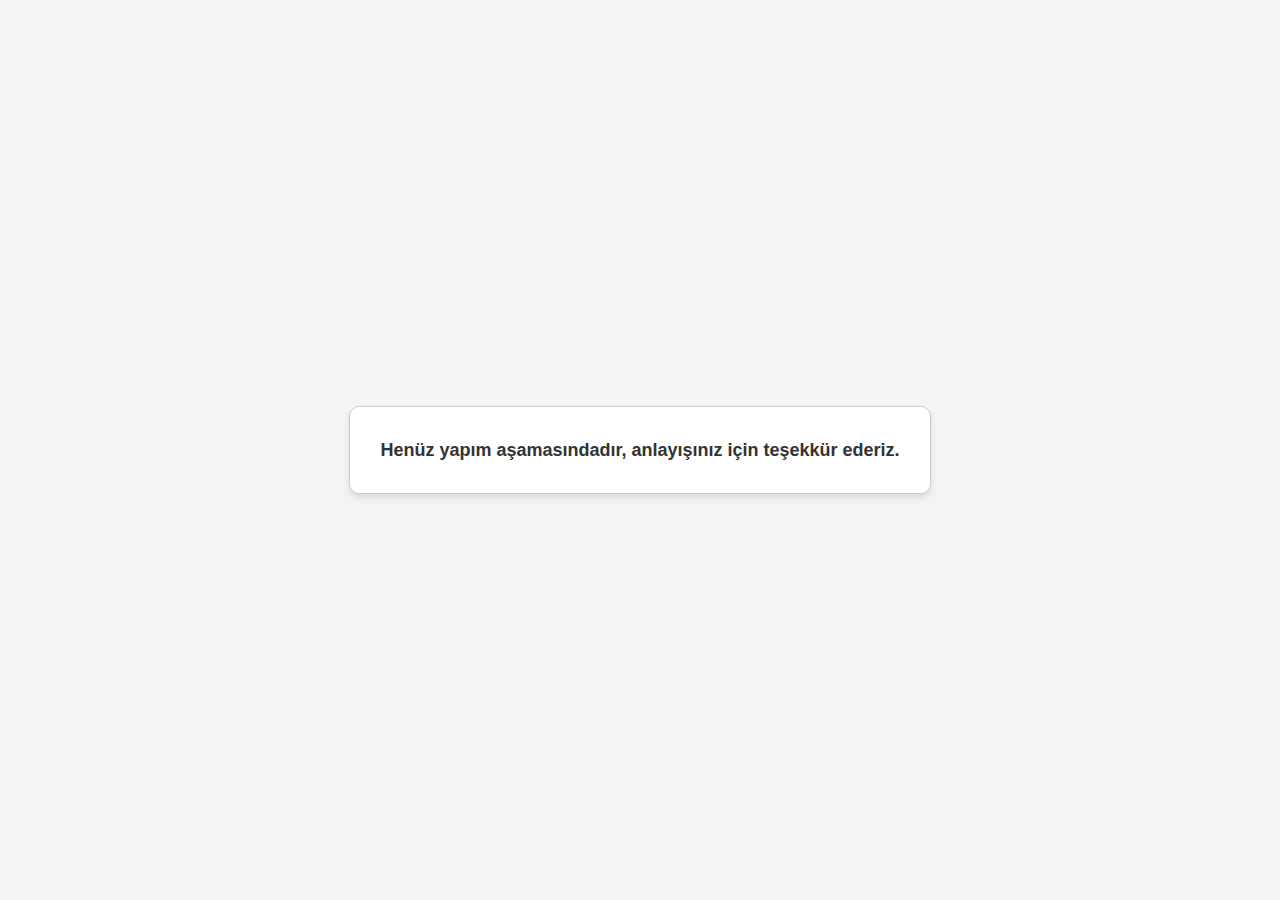
<file: acacia.html>
<!DOCTYPE html>
<html lang="en">
<head>
    <meta charset="UTF-8">
    <meta name="viewport" content="width=device-width, initial-scale=1.0">
    <title>Acacia</title>
</head>
<body>
    <div class="message-box">
        <h1>Henüz yapım aşamasındadır, anlayışınız için teşekkür ederiz.</h1>
    </div>
    <style>
        body {
            margin: 0;
            padding: 0;
            display: flex;
            justify-content: center;
            align-items: center;
            height: 100vh;
            background-color: #f4f4f4;
            font-family: Arial, sans-serif;
        }
        .message-box {
            text-align: center;
            background-color: #fff;
            padding: 20px 30px;
            border-radius: 10px;
            box-shadow: 0 4px 6px rgba(0, 0, 0, 0.1);
            border: 1px solid #ccc;
        }
        .message-box h1 {
            font-size: 18px;
            color: #333;
        }
    </style>
</body>
</html>
</file>
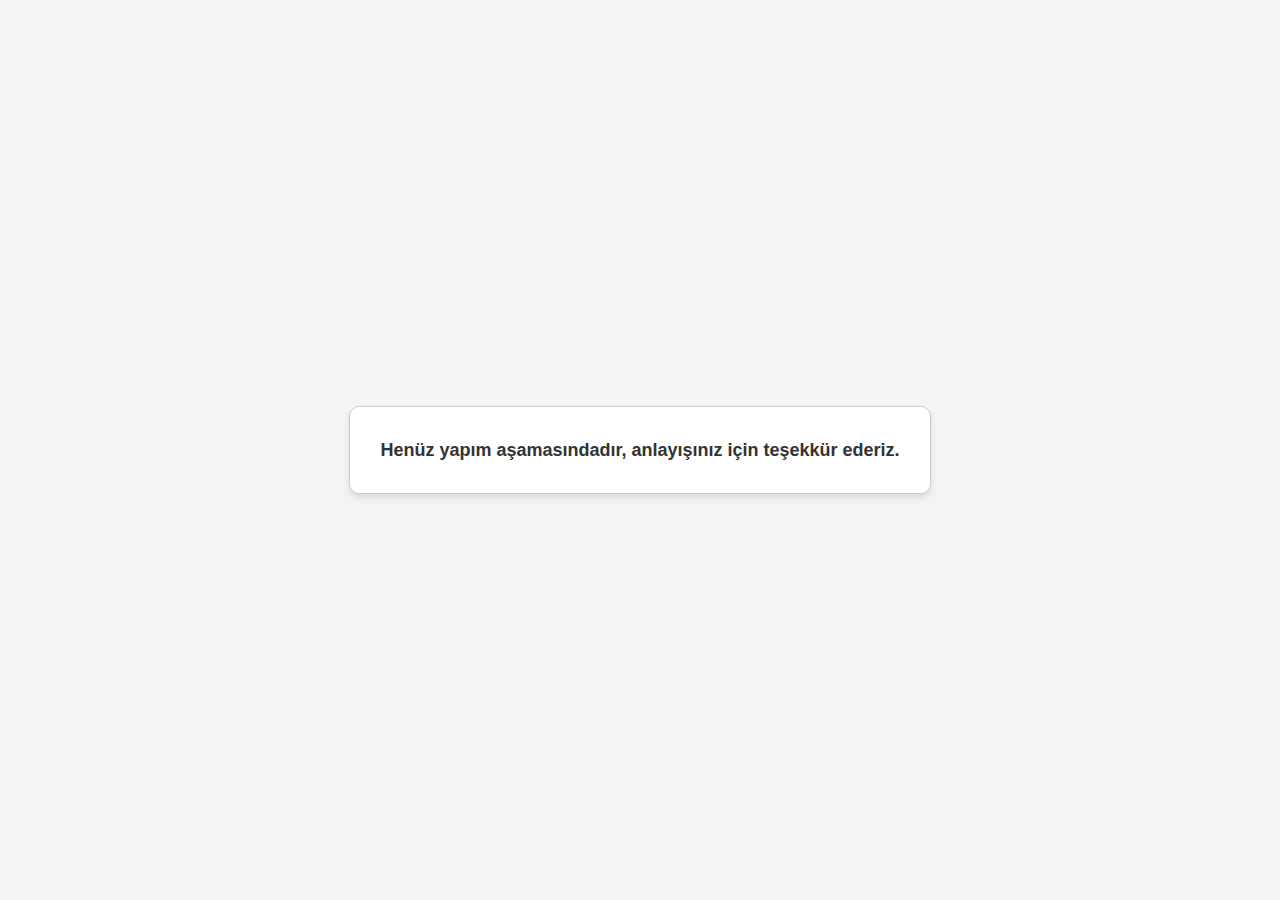
<file: Bamboo.html>
<!DOCTYPE html>
<html lang="en">
<head>
    <meta charset="UTF-8">
    <meta name="viewport" content="width=device-width, initial-scale=1.0">
    <title>Bamboo</title>
</head>
<body>
    <div class="message-box">
        <h1>Henüz yapım aşamasındadır, anlayışınız için teşekkür ederiz.</h1>
    </div>
    <style>
        body {
            margin: 0;
            padding: 0;
            display: flex;
            justify-content: center;
            align-items: center;
            height: 100vh;
            background-color: #f4f4f4;
            font-family: Arial, sans-serif;
        }
        .message-box {
            text-align: center;
            background-color: #fff;
            padding: 20px 30px;
            border-radius: 10px;
            box-shadow: 0 4px 6px rgba(0, 0, 0, 0.1);
            border: 1px solid #ccc;
        }
        .message-box h1 {
            font-size: 18px;
            color: #333;
        }
    </style>
</body>
</html>
</file>
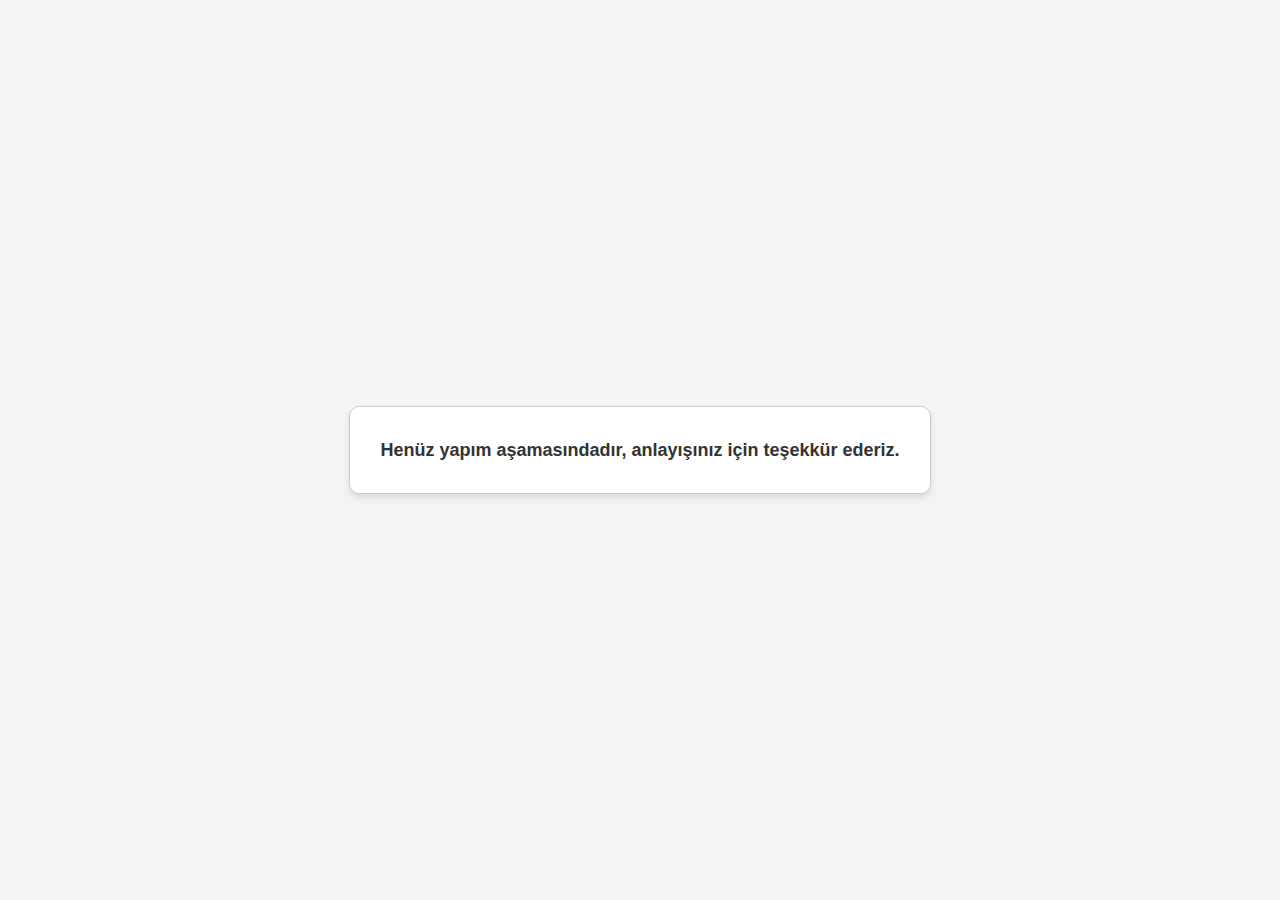
<file: Bathroom.html>
<!DOCTYPE html>
<html lang="en">
<head>
    <meta charset="UTF-8">
    <meta name="viewport" content="width=device-width, initial-scale=1.0">
    <title>Bathroom</title>
</head>
<body>
    <div class="message-box">
        <h1>Henüz yapım aşamasındadır, anlayışınız için teşekkür ederiz.</h1>
    </div>
    <style>
        body {
            margin: 0;
            padding: 0;
            display: flex;
            justify-content: center;
            align-items: center;
            height: 100vh;
            background-color: #f4f4f4;
            font-family: Arial, sans-serif;
        }
        .message-box {
            text-align: center;
            background-color: #fff;
            padding: 20px 30px;
            border-radius: 10px;
            box-shadow: 0 4px 6px rgba(0, 0, 0, 0.1);
            border: 1px solid #ccc;
        }
        .message-box h1 {
            font-size: 18px;
            color: #333;
        }
    </style>
</body>
</html>
</file>
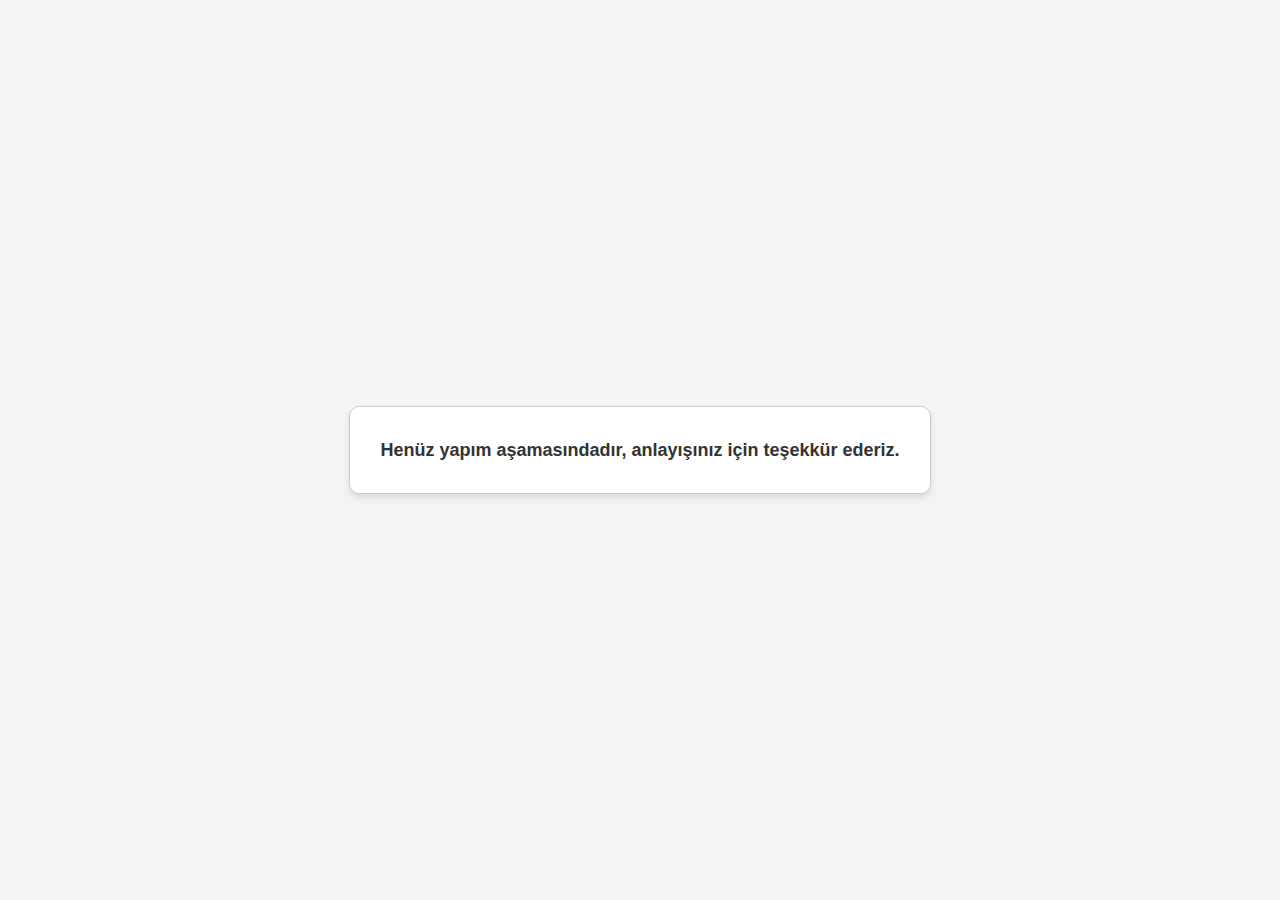
<file: blog.html>
<!DOCTYPE html>
<html lang="en">

<head>
    <meta charset="UTF-8">
    <meta http-equiv="X-UA-Compatible" content="IE=edge">
    <meta name="viewport" content="width=device-width, initial-scale=1.0">
    <title>Tech2etc Ecommerce Tutorial</title>
    <link rel="stylesheet" href="https://pro.fontawesome.com/releases/v5.10.0/css/all.css" />

    <!-- <link rel="stylesheet" href="style.css"> -->
</head>


<body>
    <div class="message-box">
        <h1>Henüz yapım aşamasındadır, anlayışınız için teşekkür ederiz.</h1>
    </div>
    <style>
        body {
            margin: 0;
            padding: 0;
            display: flex;
            justify-content: center;
            align-items: center;
            height: 100vh;
            background-color: #f4f4f4;
            font-family: Arial, sans-serif;
        }
        .message-box {
            text-align: center;
            background-color: #fff;
            padding: 20px 30px;
            border-radius: 10px;
            box-shadow: 0 4px 6px rgba(0, 0, 0, 0.1);
            border: 1px solid #ccc;
        }
        .message-box h1 {
            font-size: 18px;
            color: #333;
        }
    </style>
</body>



<!-- <body>

    <section id="header">
        <button><a href="index.html"><img src="img/MolinoLogo_NoBG.png" class="logo" alt="" width="70px" height="70px"></a></button>

        <div>
            <ul id="navbar">
                <li><a href="index.html">Home</a></li>
                <li><a href="shop.html">Shop</a></li>
                <li><a class="active" href="blog.html">Blog</a></li>
                <li><a href="about.html">About</a></li>
                <li><a href="contact.html">Contact</a></li>
                <a href="#" id="close"><i class="far fa-times"></i></a>
            </ul>
        </div>
    </section>

    <section id="page-header" class="blog-header">

        <h2>#readmore</h2>

        <p>Read all case studies about our products! </p>

    </section>

    <section id="blog">
        <div class="blog-box">
            <div class="blog-img">
                <img src="img/blog/b1.jpg" alt="">
            </div>
            <div class="blog-details">
                <h4>The Cotton-Jersey Zip-Up Hoodie</h4>
                <p>Kickstarter man braid godard coloring book. Raclette waistcoat selfies yr wolf chartreuse hexagon irony, godard…</p>
                <a href="#">CONTINUE READING</a>
            </div>
            <h1>13/01</h1>
        </div>
        <div class="blog-box">
            <div class="blog-img">
                <img src="img/blog/b2.jpg" alt="">
            </div>
            <div class="blog-details">
                <h4>How to Style a Quiff</h4>
                <p>Kickstarter man braid godard coloring book. Raclette waistcoat selfies yr wolf chartreuse hexagon irony, godard…</p>
                <a href="#">CONTINUE READING</a>
            </div>
            <h1>13/04</h1>
        </div>
        <div class="blog-box">
            <div class="blog-img">
                <img src="img/blog/b3.jpg" alt="">
            </div>
            <div class="blog-details">
                <h4>Must-Have Skater Girl Items</h4>
                <p>Kickstarter man braid godard coloring book. Raclette waistcoat selfies yr wolf chartreuse hexagon irony, godard…</p>
                <a href="#">CONTINUE READING</a>
            </div>
            <h1>12/01</h1>
        </div>
        <div class="blog-box">
            <div class="blog-img">
                <img src="img/blog/b4.jpg" alt="">
            </div>
            <div class="blog-details">
                <h4>Runway-Inspired Trends</h4>
                <p>Kickstarter man braid godard coloring book. Raclette waistcoat selfies yr wolf chartreuse hexagon irony, godard…</p>
                <a href="#">CONTINUE READING</a>
            </div>
            <h1>16/01</h1>
        </div>
        <div class="blog-box">
            <div class="blog-img">
                <img src="img/blog/b6.jpg" alt="">
            </div>
            <div class="blog-details">
                <h4>AW20 Menswear Trends</h4>
                <p>Kickstarter man braid godard coloring book. Raclette waistcoat selfies yr wolf chartreuse hexagon irony, godard…</p>
                <a href="#">CONTINUE READING</a>
            </div>
            <h1>10/03</h1>
        </div>
    </section>

    <section id="pagination" class="section-p1">
        <a href="#">1</a>
        <a href="#">2</a>
        <a href="#"><i class="fal fa-long-arrow-alt-right"></i></a>
    </section>

    <section id="newsletter" class="section-p1 section-m1">
        <div class="newstext">
            <h4>Sign Up For Newsletters</h4>
            <p>Get E-mail updates about our latest shop and <span>special offers.</span> </p>
        </div>
        <div class="form">
            <input type="text" placeholder="Your email address">
            <button class="normal">Sign Up</button>
        </div>
    </section>

    <footer class="section-p1">
        <div class="col">
            <img class="logo" src="img/MolinoLogo_NoBG.png" alt="" height="100px">
            <h4>İletişim</h4>
            <p><strong>Adres: </strong> İstoç Ticaret Merkezi 1.Ada No. 115-117 Bağcılar / İstanbul</p>
            <p><strong>Telefon:</strong> +90 533 957 34 46 /+90 212 659 66 21</p>
            <p><strong>Email:</strong> fatih@molinoev.com</p>
            <div class="follow">
                <h4>Follow Us</h4>
                <div class="icon">
                    <i class="fab fa-facebook-f"></i>
                    <i class="fab fa-twitter"></i>
                    <i class="fab fa-instagram"></i>
                    <i class="fab fa-pinterest-p"></i>
                    <i class="fab fa-youtube"></i>
                </div>
            </div>
        </div>

        <div class="col">
            <h4>About</h4>
            <a href="#">About Us</a>
            <a href="#">Delivery Information</a>
            <a href="#">Privacy Policy</a>
            <a href="#">Terms & Conditions</a>
            <a href="#">Contact Us</a>
        </div>

        <div class="col">
            <h4>My Account</h4>
            <a href="#">Sign In</a>
            <a href="#">View Cart</a>
            <a href="#">My Wishlist</a>
            <a href="#">Track My Order</a>
            <a href="#">Help</a>
        </div>

        <div class="col install">
            <h4>Install App</h4>
            <p>From App Store or Google Play</p>
            <div class="row">
                <img src="img/pay/app.jpg" alt="">
                <img src="img/pay/play.jpg" alt="">
            </div>
            <p>Secured Payment Gateways </p>
            <img src="img/pay/pay.png" alt="">
        </div>

        <div class="copyright">
            <p>© 2021, Tech2 etc - HTML CSS Ecommerce Template</p>
        </div>
    </footer>


    <script src="script.js"></script>
</body>

</html>
</file>
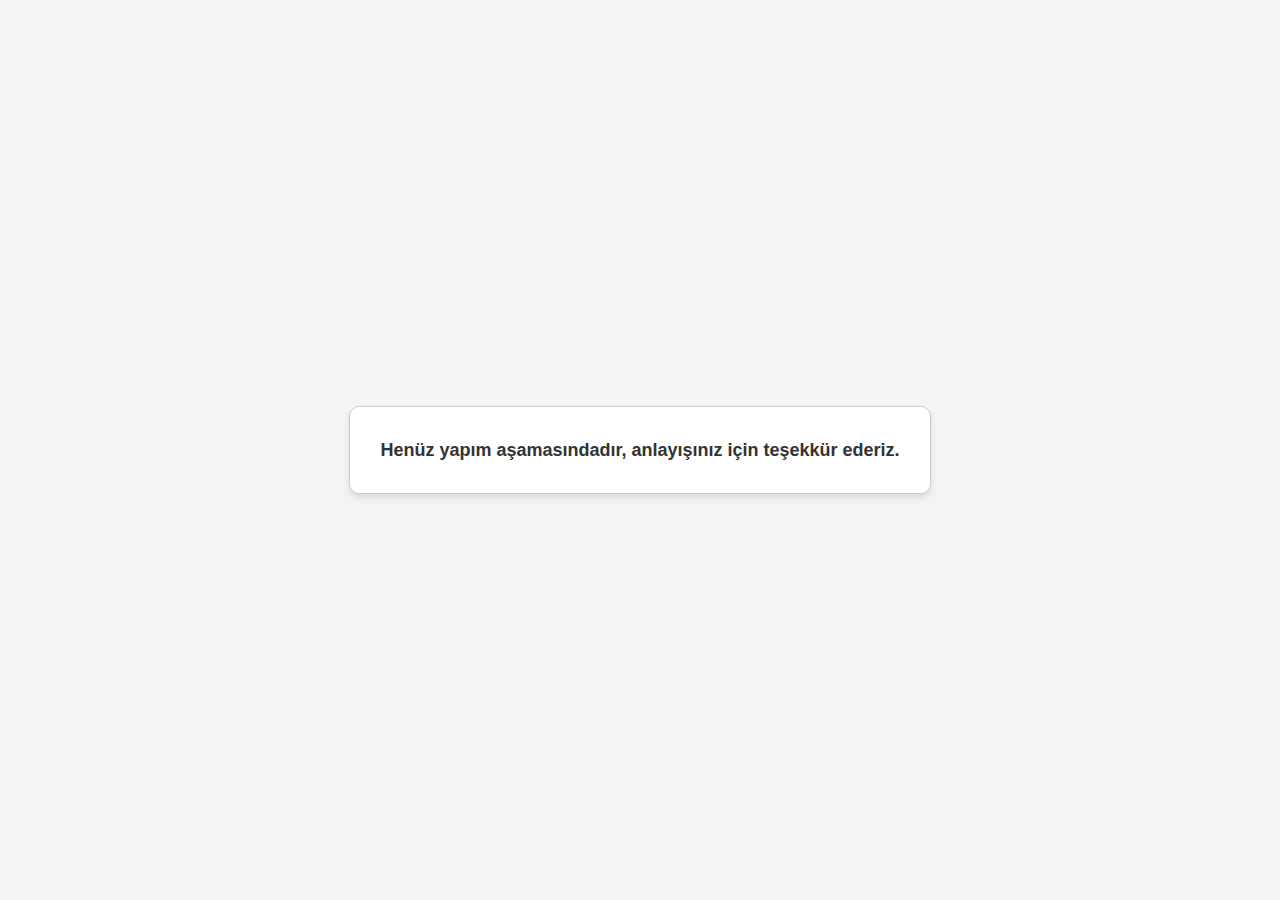
<file: casa.html>
<!DOCTYPE html>
<html lang="en">
<head>
    <meta charset="UTF-8">
    <meta name="viewport" content="width=device-width, initial-scale=1.0">
    <title>Casa</title>
</head>
<body>
    <div class="message-box">
        <h1>Henüz yapım aşamasındadır, anlayışınız için teşekkür ederiz.</h1>
    </div>
    <style>
        body {
            margin: 0;
            padding: 0;
            display: flex;
            justify-content: center;
            align-items: center;
            height: 100vh;
            background-color: #f4f4f4;
            font-family: Arial, sans-serif;
        }
        .message-box {
            text-align: center;
            background-color: #fff;
            padding: 20px 30px;
            border-radius: 10px;
            box-shadow: 0 4px 6px rgba(0, 0, 0, 0.1);
            border: 1px solid #ccc;
        }
        .message-box h1 {
            font-size: 18px;
            color: #333;
        }
    </style>
</body>
</html>
</file>
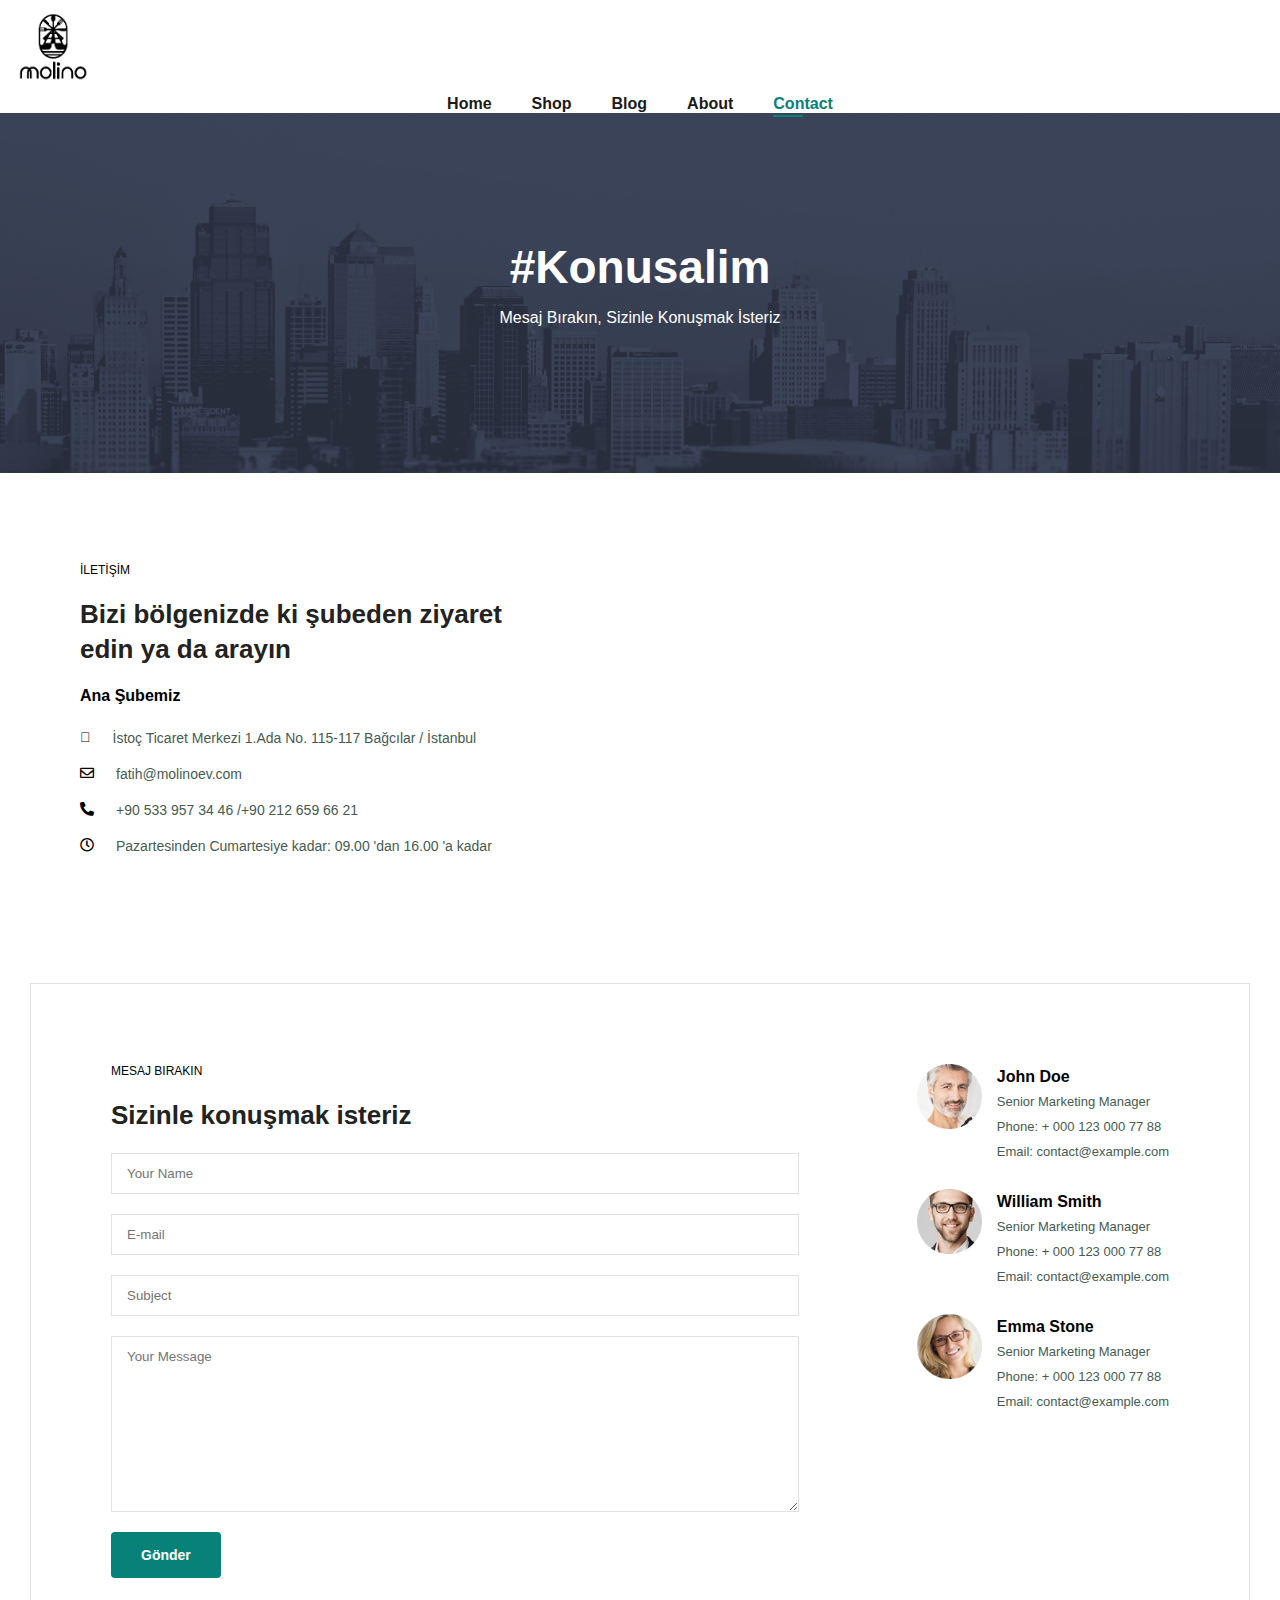
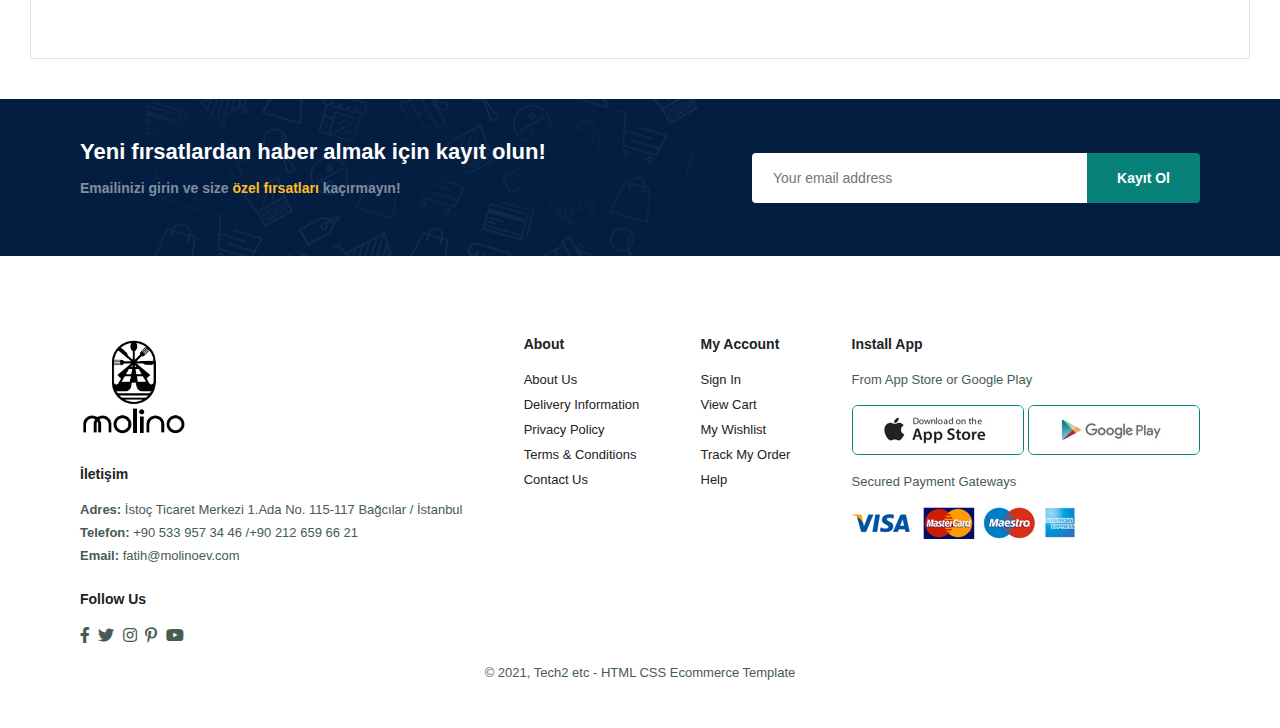
<file: contact.html>
<!DOCTYPE html>
<html lang="en">

<head>
    <meta charset="UTF-8">
    <meta http-equiv="X-UA-Compatible" content="IE=edge">
    <meta name="viewport" content="width=device-width, initial-scale=1.0">
    <title>Document</title>

    <link rel="stylesheet" href="https://pro.fontawesome.com/releases/v5.10.0/css/all.css" />

    <link rel="stylesheet" href="style.css">
</head>

<body>

    <button><a href="index.html"><img src="img/MolinoLogo_NoBG.png" class="logo" alt="" width="70px" height="70px"></a></button>
        <div>
            <ul id="navbar">
                <li><a href="index.html">Home</a></li>
                <li><a href="shop.html">Shop</a></li>
                <li><a href="blog.html">Blog</a></li>
                <li><a href="about.html">About</a></li>
                <li><a class="active" href="contact.html">Contact</a></li>
                <a id="close" href="#"><i class="far fa-times"></i></a>
            </ul>
        </div>
    </section>

    <section id="page-header" class="about-header">

        <h2>#Konusalim</h2>
        <p>Mesaj Bırakın, Sizinle Konuşmak İsteriz</p>

    </section>

    <section id="contact-details" class="section-p1">
        <div class="details">
            <span>İLETİŞİM</span>
            <h2>Bizi bölgenizde ki şubeden ziyaret edin ya da arayın</h2>
            <h3>Ana Şubemiz</h3>
            <div>
                <li>
                    <i class="fal fa-map"></i>
                    <p>İstoç Ticaret Merkezi 1.Ada No. 115-117 Bağcılar / İstanbul</p>
                </li>
                <li>
                    <i class="far fa-envelope"></i>
                    <p>fatih@molinoev.com </p>
                </li>
                <li>
                    <i class="fas fa-phone-alt"></i>
                    <p>+90 533 957 34 46 /+90 212 659 66 21 </p>
                </li>
                <li>
                    <i class="far fa-clock"></i>
                    <p>Pazartesinden Cumartesiye kadar: 09.00 'dan 16.00 'a kadar </p>
                </li>
            </div>
        </div>

        <div class="map">
            <iframe src="https://www.google.com/maps/embed?pb=!1m18!1m12!1m3!1d2469.8088025254456!2d-1.256555484681452!3d51.754819700404106!2m3!1f0!2f0!3f0!3m2!1i1024!2i768!4f13.1!3m3!1m2!1s0x4876c6a9ef8c485b%3A0xd2ff1883a001afed!2sUniversity%20of%20Oxford!5e0!3m2!1sen!2sbd!4v1637232208485!5m2!1sen!2sbd"
                width="600" height="450" style="border:0;" allowfullscreen="" loading="lazy"></iframe>
        </div>
    </section>

    <section id="form-details">
        <form action="">
            <span>MESAJ BIRAKIN</span>
            <h2>Sizinle konuşmak isteriz </h2>
            <input type="text" name="" id="" placeholder="Your Name">
            <input type="text" name="" id="" placeholder="E-mail">
            <input type="text" name="" id="" placeholder="Subject">
            <textarea name="" id="" cols="30" rows="10" placeholder="Your Message"></textarea>
            <button class="normal">Gönder</button>
        </form>

        <div class="people">
            <div>
                <img src="img/people/1.png" alt="">
                <p><span>John Doe </span> Senior Marketing Manager <br> Phone: + 000 123 000 77 88 <br> Email: contact@example.com</p>
            </div>
            <div>
                <img src="img/people/2.png" alt="">
                <p><span>William Smith</span> Senior Marketing Manager <br> Phone: + 000 123 000 77 88 <br> Email: contact@example.com</p>
            </div>
            <div>
                <img src="img/people/3.png" alt="">
                <p><span>Emma Stone</span> Senior Marketing Manager <br> Phone: + 000 123 000 77 88 <br> Email: contact@example.com</p>
            </div>
        </div>
    </section>

    <section id="newsletter" class="section-m1 section-p1">
        <div class="newstext">
            <h4>Yeni fırsatlardan haber almak için kayıt olun! </h4>
            <p>Emailinizi girin ve size <span>özel fırsatları</span> kaçırmayın!</p>
        </div>
        <div class="form">
            <input type="text" name="" placeholder="Your email address" id="">
            <button class="normal">Kayıt Ol</button>
        </div>
    </section>

    <footer class="section-p1">
        <div class="col">
            <img class="logo" src="img/MolinoLogo.png" alt="" height="100px">
            <h4>İletişim</h4>
            <p><strong>Adres: </strong> İstoç Ticaret Merkezi 1.Ada No. 115-117 Bağcılar / İstanbul</p>
            <p><strong>Telefon:</strong> +90 533 957 34 46 /+90 212 659 66 21</p>
            <p><strong>Email:</strong> fatih@molinoev.com</p>
            <div class="follow">
                <h4>Follow Us</h4>
                <div class="icon">
                    <i class="fab fa-facebook-f"></i>
                    <i class="fab fa-twitter"></i>
                    <i class="fab fa-instagram"></i>
                    <i class="fab fa-pinterest-p"></i>
                    <i class="fab fa-youtube"></i>
                </div>
            </div>
        </div>
        <div class="col">
            <h4>About</h4>
            <a href="#">About Us</a>
            <a href="#">Delivery Information</a>
            <a href="#">Privacy Policy</a>
            <a href="#">Terms & Conditions</a>
            <a href="#">Contact Us</a>
        </div>
        <div class="col">
            <h4>My Account</h4>
            <a href="#">Sign In</a>
            <a href="#">View Cart</a>
            <a href="#">My Wishlist</a>
            <a href="#">Track My Order</a>
            <a href="#">Help</a>
        </div>
        <div class="col install">
            <h4>Install App</h4>
            <p>From App Store or Google Play </p>
            <div class="row">
                <img src="img/pay/app.jpg" alt="">
                <img src="img/pay/play.jpg" alt="">
            </div>
            <p>Secured Payment Gateways </p>
            <img src="img/pay/pay.png" alt="">
        </div>

        <div class="copyright">
            <p>© 2021, Tech2 etc - HTML CSS Ecommerce Template</p>
        </div>
    </footer>


    <script src="script.js"></script>

</body>

</html>
</file>
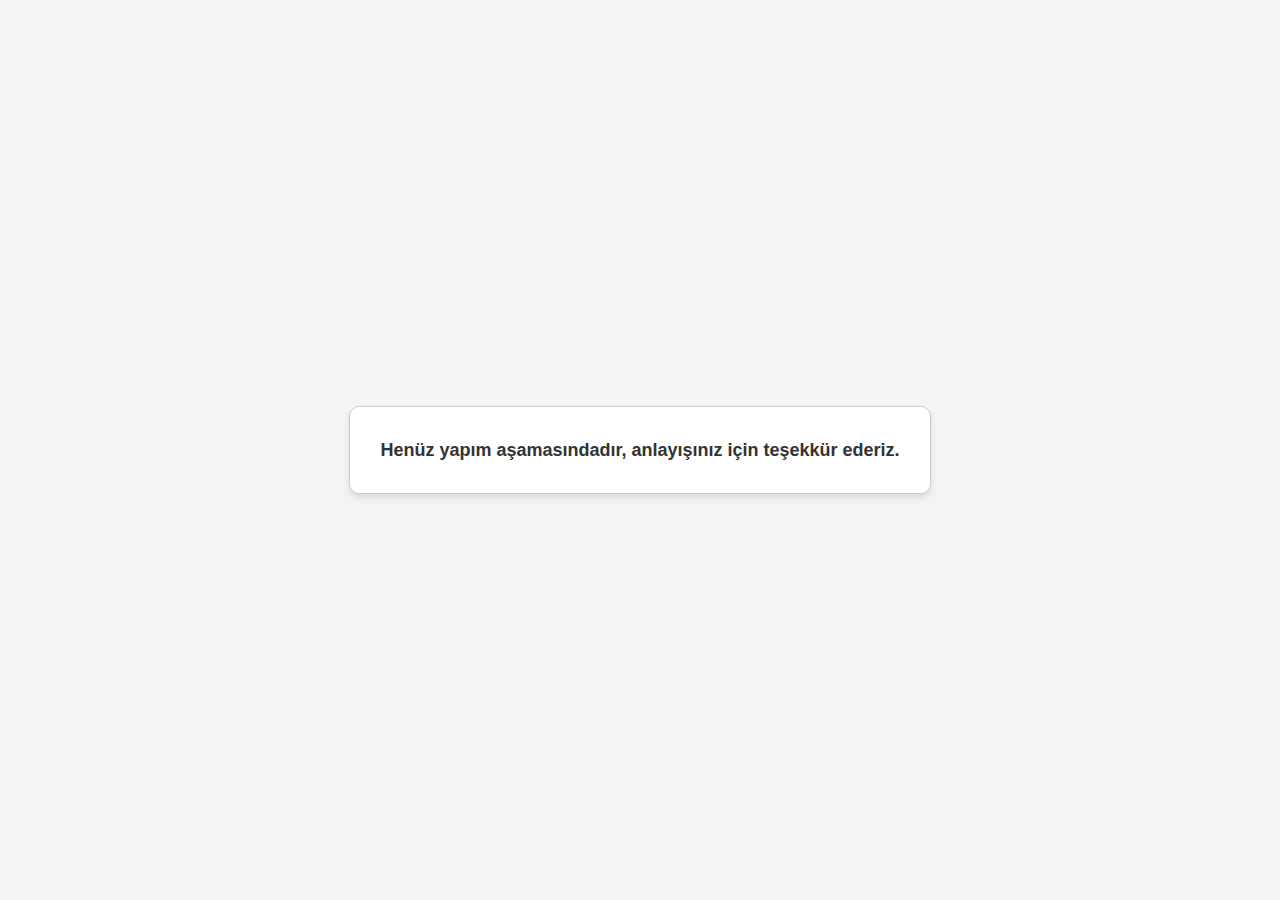
<file: Glass.html>
<!DOCTYPE html>
<html lang="en">
<head>
    <meta charset="UTF-8">
    <meta name="viewport" content="width=device-width, initial-scale=1.0">
    <title>Glass</title>
</head>
<body>
    <div class="message-box">
        <h1>Henüz yapım aşamasındadır, anlayışınız için teşekkür ederiz.</h1>
    </div>
    <style>
        body {
            margin: 0;
            padding: 0;
            display: flex;
            justify-content: center;
            align-items: center;
            height: 100vh;
            background-color: #f4f4f4;
            font-family: Arial, sans-serif;
        }
        .message-box {
            text-align: center;
            background-color: #fff;
            padding: 20px 30px;
            border-radius: 10px;
            box-shadow: 0 4px 6px rgba(0, 0, 0, 0.1);
            border: 1px solid #ccc;
        }
        .message-box h1 {
            font-size: 18px;
            color: #333;
        }
    </style>
</body>
</html>
</file>
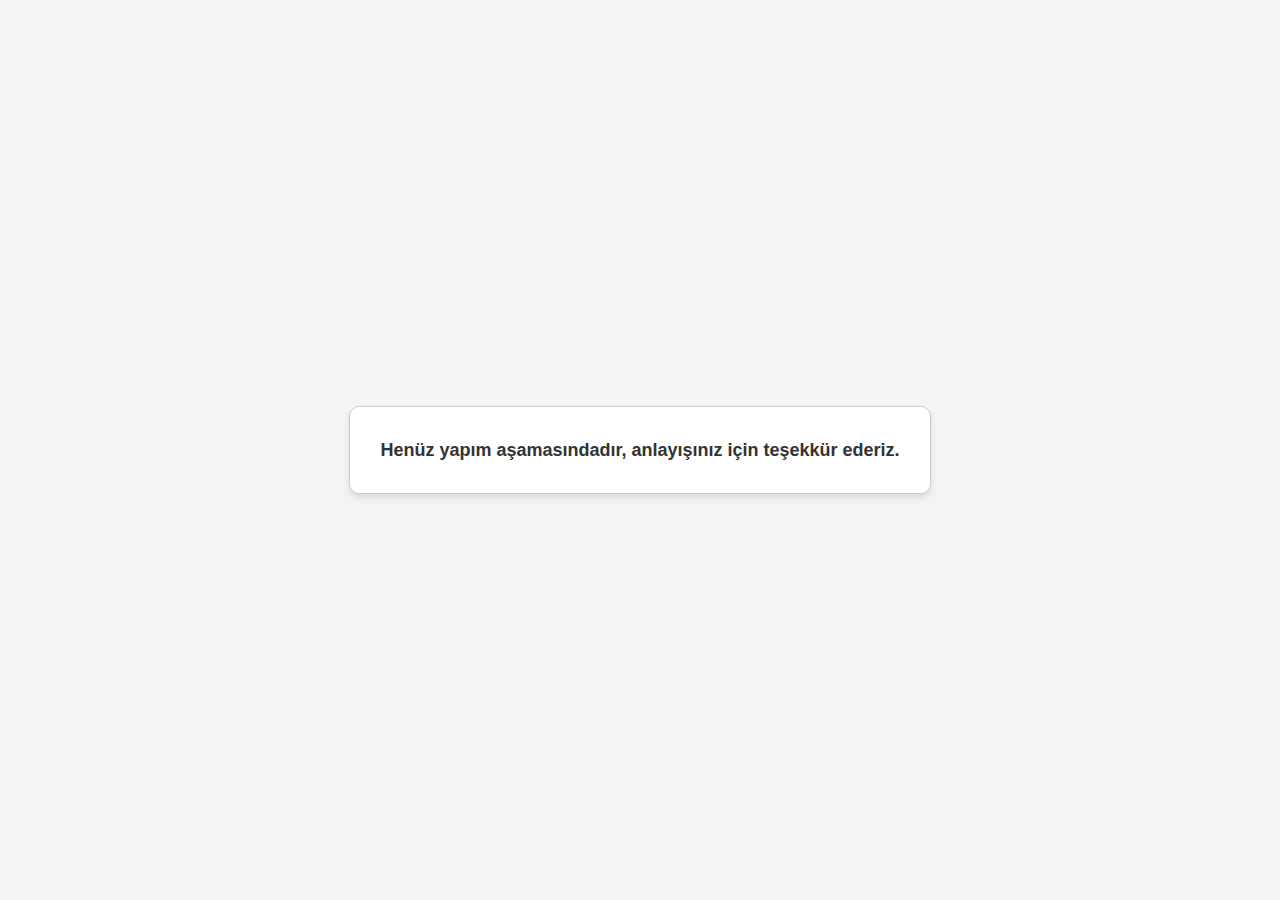
<file: Home.html>
<!DOCTYPE html>
<html lang="en">
<head>
    <meta charset="UTF-8">
    <meta name="viewport" content="width=device-width, initial-scale=1.0">
    <title>Home</title>
</head>
<body>
    <div class="message-box">
        <h1>Henüz yapım aşamasındadır, anlayışınız için teşekkür ederiz.</h1>
    </div>
    <style>
        body {
            margin: 0;
            padding: 0;
            display: flex;
            justify-content: center;
            align-items: center;
            height: 100vh;
            background-color: #f4f4f4;
            font-family: Arial, sans-serif;
        }
        .message-box {
            text-align: center;
            background-color: #fff;
            padding: 20px 30px;
            border-radius: 10px;
            box-shadow: 0 4px 6px rgba(0, 0, 0, 0.1);
            border: 1px solid #ccc;
        }
        .message-box h1 {
            font-size: 18px;
            color: #333;
        }
    </style>
</body>
</html>
</file>
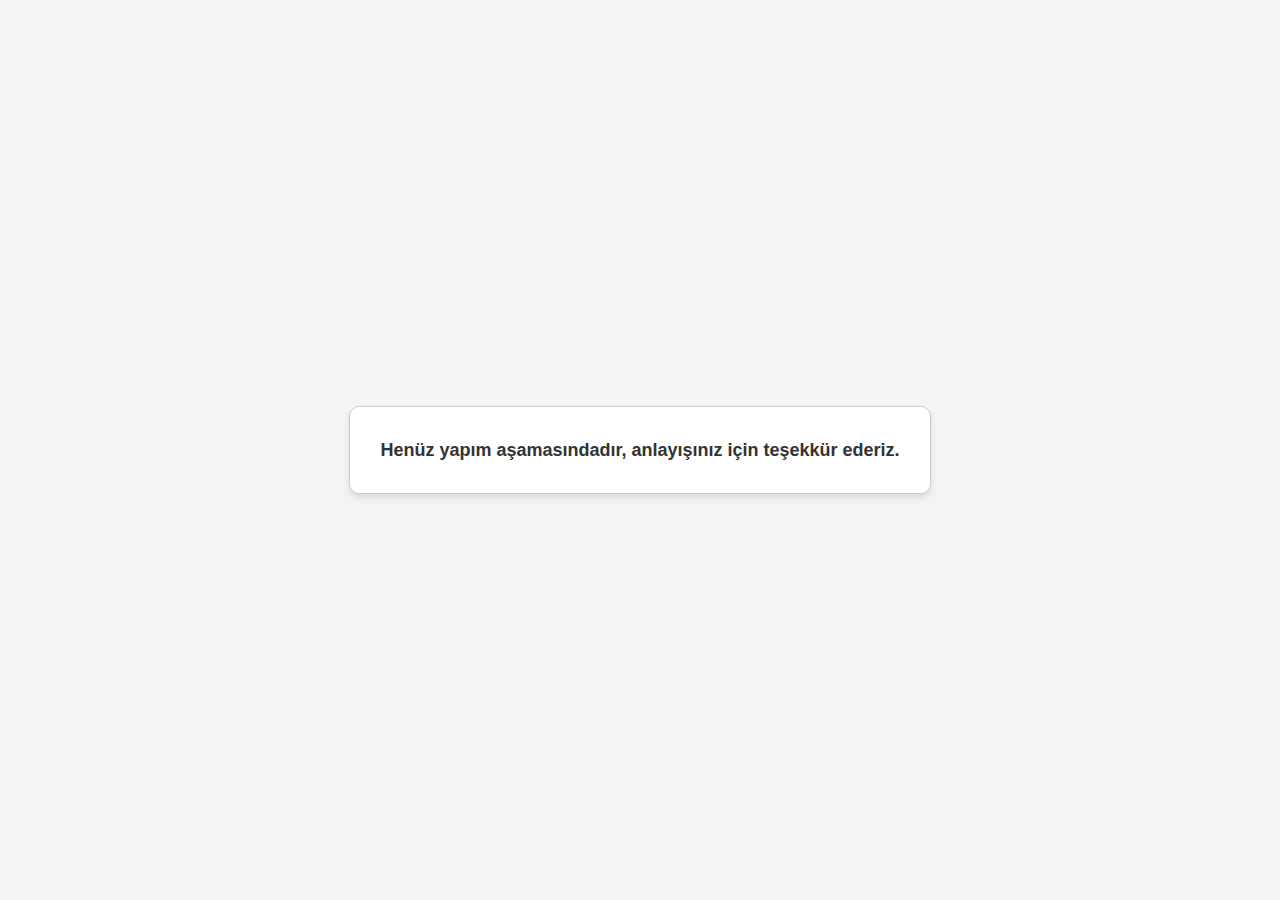
<file: Natural.html>
<!DOCTYPE html>
<html lang="en">
<head>
    <meta charset="UTF-8">
    <meta name="viewport" content="width=device-width, initial-scale=1.0">
    <title>naturel</title>
</head>
<body>
    <div class="message-box">
        <h1>Henüz yapım aşamasındadır, anlayışınız için teşekkür ederiz.</h1>
    </div>
    <style>
        body {
            margin: 0;
            padding: 0;
            display: flex;
            justify-content: center;
            align-items: center;
            height: 100vh;
            background-color: #f4f4f4;
            font-family: Arial, sans-serif;
        }
        .message-box {
            text-align: center;
            background-color: #fff;
            padding: 20px 30px;
            border-radius: 10px;
            box-shadow: 0 4px 6px rgba(0, 0, 0, 0.1);
            border: 1px solid #ccc;
        }
        .message-box h1 {
            font-size: 18px;
            color: #333;
        }
    </style>
</body>
</html>
</file>
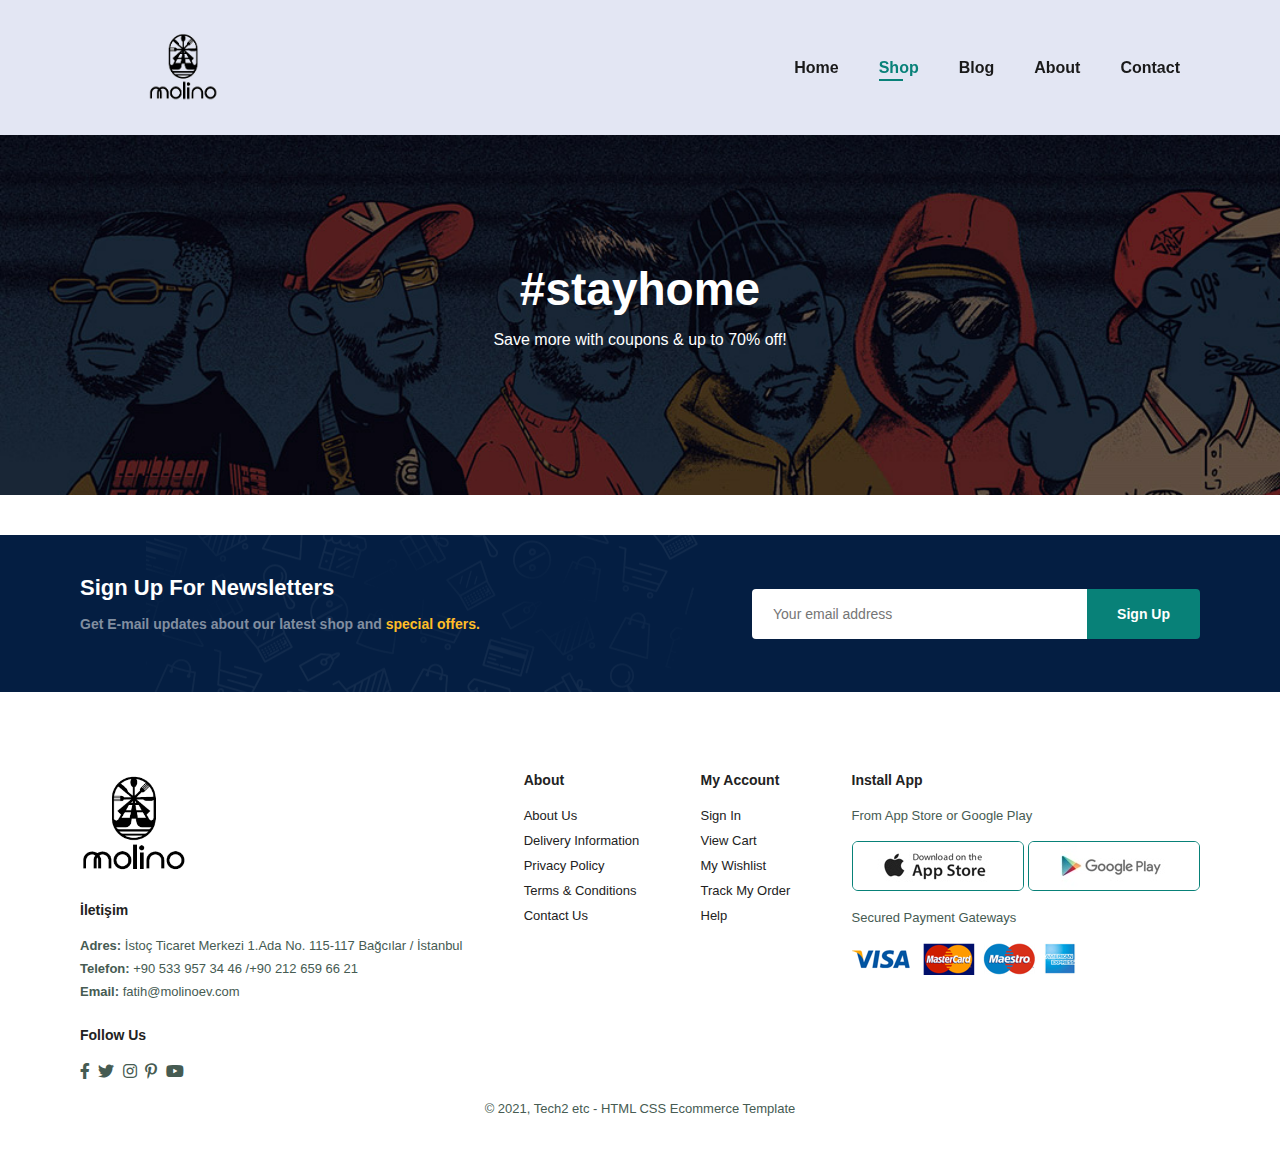
<file: shop.html>
<!DOCTYPE html>
<html lang="en">

<head>
    <meta charset="UTF-8">
    <meta http-equiv="X-UA-Compatible" content="IE=edge">
    <meta name="viewport" content="width=device-width, initial-scale=1.0">
    <title>Tech2etc Ecommerce Tutorial</title>
    <link rel="stylesheet" href="https://pro.fontawesome.com/releases/v5.10.0/css/all.css" />

    <link rel="stylesheet" href="style.css">
</head>

<body>

    <section id="header">
        <button><a href="index.html"><img src="img/MolinoLogo_NoBG.png" class="logo" alt="" width="70px" height="70px"></a></button>

        <div>
            <ul id="navbar">
                <li><a href="index.html">Home</a></li>
                <li><a class="active" href="shop.html">Shop</a></li>
                <li><a href="blog.html">Blog</a></li>
                <li><a href="about.html">About</a></li>
                <li><a href="contact.html">Contact</a></li>
                <a href="#" id="close"><i class="far fa-times"></i></a>
            </ul>
        </div>
    </section>

    <section id="page-header">

        <h2>#stayhome</h2>

        <p>Save more with coupons & up to 70% off!</p>

    </section>

    <!-- <section id="product1" class="section-p1">
        <div class="pro-container">
            <div class="pro" onclick="window.location.href='sproduct.html';">
                <img src="img/products/f1.jpg" alt="">
                <div class="des">
                    <span>adidas</span>
                    <h5>Cartoon Astronaut T-Shirts</h5>
                    <div class="star">
                        <i class="fas fa-star"></i>
                        <i class="fas fa-star"></i>
                        <i class="fas fa-star"></i>
                        <i class="fas fa-star"></i>
                        <i class="fas fa-star"></i>
                    </div>
                    <h4>$78</h4>
                </div>
            </div>
            <div class="pro">
                <img src="img/products/f2.jpg" alt="">
                <div class="des">
                    <span>adidas</span>
                    <h5>Cartoon Astronaut T-Shirts</h5>
                    <div class="star">
                        <i class="fas fa-star"></i>
                        <i class="fas fa-star"></i>
                        <i class="fas fa-star"></i>
                        <i class="fas fa-star"></i>
                        <i class="fas fa-star"></i>
                    </div>
                    <h4>$78</h4>
                </div>
                <a href="#"><i class="fal fa-shopping-cart cart"></i></a>
            </div>
            <div class="pro">
                <img src="img/products/f3.jpg" alt="">
                <div class="des">
                    <span>adidas</span>
                    <h5>Cartoon Astronaut T-Shirts</h5>
                    <div class="star">
                        <i class="fas fa-star"></i>
                        <i class="fas fa-star"></i>
                        <i class="fas fa-star"></i>
                        <i class="fas fa-star"></i>
                        <i class="fas fa-star"></i>
                    </div>
                    <h4>$78</h4>
                </div>
                <a href="#"><i class="fal fa-shopping-cart cart"></i></a>
            </div>
            <div class="pro">
                <img src="img/products/f4.jpg" alt="">
                <div class="des">
                    <span>adidas</span>
                    <h5>Cartoon Astronaut T-Shirts</h5>
                    <div class="star">
                        <i class="fas fa-star"></i>
                        <i class="fas fa-star"></i>
                        <i class="fas fa-star"></i>
                        <i class="fas fa-star"></i>
                        <i class="fas fa-star"></i>
                    </div>
                    <h4>$78</h4>
                </div>
                <a href="#"><i class="fal fa-shopping-cart cart"></i></a>
            </div>
            <div class="pro">
                <img src="img/products/f5.jpg" alt="">
                <div class="des">
                    <span>adidas</span>
                    <h5>Cartoon Astronaut T-Shirts</h5>
                    <div class="star">
                        <i class="fas fa-star"></i>
                        <i class="fas fa-star"></i>
                        <i class="fas fa-star"></i>
                        <i class="fas fa-star"></i>
                        <i class="fas fa-star"></i>
                    </div>
                    <h4>$78</h4>
                </div>
                <a href="#"><i class="fal fa-shopping-cart cart"></i></a>
            </div>
            <div class="pro">
                <img src="img/products/f6.jpg" alt="">
                <div class="des">
                    <span>adidas</span>
                    <h5>Cartoon Astronaut T-Shirts</h5>
                    <div class="star">
                        <i class="fas fa-star"></i>
                        <i class="fas fa-star"></i>
                        <i class="fas fa-star"></i>
                        <i class="fas fa-star"></i>
                        <i class="fas fa-star"></i>
                    </div>
                    <h4>$78</h4>
                </div>
                <a href="#"><i class="fal fa-shopping-cart cart"></i></a>
            </div>
            <div class="pro">
                <img src="img/products/f7.jpg" alt="">
                <div class="des">
                    <span>adidas</span>
                    <h5>Cartoon Astronaut T-Shirts</h5>
                    <div class="star">
                        <i class="fas fa-star"></i>
                        <i class="fas fa-star"></i>
                        <i class="fas fa-star"></i>
                        <i class="fas fa-star"></i>
                        <i class="fas fa-star"></i>
                    </div>
                    <h4>$78</h4>
                </div>
                <a href="#"><i class="fal fa-shopping-cart cart"></i></a>
            </div>
            <div class="pro">
                <img src="img/products/f8.jpg" alt="">
                <div class="des">
                    <span>adidas</span>
                    <h5>Cartoon Astronaut T-Shirts</h5>
                    <div class="star">
                        <i class="fas fa-star"></i>
                        <i class="fas fa-star"></i>
                        <i class="fas fa-star"></i>
                        <i class="fas fa-star"></i>
                        <i class="fas fa-star"></i>
                    </div>
                    <h4>$78</h4>
                </div>
                <a href="#"><i class="fal fa-shopping-cart cart"></i></a>
            </div>

            <div class="pro">
                <img src="img/products/n1.jpg" alt="">
                <div class="des">
                    <span>adidas</span>
                    <h5>Cartoon Astronaut T-Shirts</h5>
                    <div class="star">
                        <i class="fas fa-star"></i>
                        <i class="fas fa-star"></i>
                        <i class="fas fa-star"></i>
                        <i class="fas fa-star"></i>
                        <i class="fas fa-star"></i>
                    </div>
                    <h4>$78</h4>
                </div>
                <a href="#"><i class="fal fa-shopping-cart cart"></i></a>
            </div>
            <div class="pro">
                <img src="img/products/n2.jpg" alt="">
                <div class="des">
                    <span>adidas</span>
                    <h5>Cartoon Astronaut T-Shirts</h5>
                    <div class="star">
                        <i class="fas fa-star"></i>
                        <i class="fas fa-star"></i>
                        <i class="fas fa-star"></i>
                        <i class="fas fa-star"></i>
                        <i class="fas fa-star"></i>
                    </div>
                    <h4>$78</h4>
                </div>
                <a href="#"><i class="fal fa-shopping-cart cart"></i></a>
            </div>
            <div class="pro">
                <img src="img/products/n3.jpg" alt="">
                <div class="des">
                    <span>adidas</span>
                    <h5>Cartoon Astronaut T-Shirts</h5>
                    <div class="star">
                        <i class="fas fa-star"></i>
                        <i class="fas fa-star"></i>
                        <i class="fas fa-star"></i>
                        <i class="fas fa-star"></i>
                        <i class="fas fa-star"></i>
                    </div>
                    <h4>$78</h4>
                </div>
                <a href="#"><i class="fal fa-shopping-cart cart"></i></a>
            </div>
            <div class="pro">
                <img src="img/products/n4.jpg" alt="">
                <div class="des">
                    <span>adidas</span>
                    <h5>Cartoon Astronaut T-Shirts</h5>
                    <div class="star">
                        <i class="fas fa-star"></i>
                        <i class="fas fa-star"></i>
                        <i class="fas fa-star"></i>
                        <i class="fas fa-star"></i>
                        <i class="fas fa-star"></i>
                    </div>
                    <h4>$78</h4>
                </div>
                <a href="#"><i class="fal fa-shopping-cart cart"></i></a>
            </div>
            <div class="pro">
                <img src="img/products/n5.jpg" alt="">
                <div class="des">
                    <span>adidas</span>
                    <h5>Cartoon Astronaut T-Shirts</h5>
                    <div class="star">
                        <i class="fas fa-star"></i>
                        <i class="fas fa-star"></i>
                        <i class="fas fa-star"></i>
                        <i class="fas fa-star"></i>
                        <i class="fas fa-star"></i>
                    </div>
                    <h4>$78</h4>
                </div>
                <a href="#"><i class="fal fa-shopping-cart cart"></i></a>
            </div>
            <div class="pro">
                <img src="img/products/n6.jpg" alt="">
                <div class="des">
                    <span>adidas</span>
                    <h5>Cartoon Astronaut T-Shirts</h5>
                    <div class="star">
                        <i class="fas fa-star"></i>
                        <i class="fas fa-star"></i>
                        <i class="fas fa-star"></i>
                        <i class="fas fa-star"></i>
                        <i class="fas fa-star"></i>
                    </div>
                    <h4>$78</h4>
                </div>
                <a href="#"><i class="fal fa-shopping-cart cart"></i></a>
            </div>
            <div class="pro">
                <img src="img/products/n7.jpg" alt="">
                <div class="des">
                    <span>adidas</span>
                    <h5>Cartoon Astronaut T-Shirts</h5>
                    <div class="star">
                        <i class="fas fa-star"></i>
                        <i class="fas fa-star"></i>
                        <i class="fas fa-star"></i>
                        <i class="fas fa-star"></i>
                        <i class="fas fa-star"></i>
                    </div>
                    <h4>$78</h4>
                </div>
                <a href="#"><i class="fal fa-shopping-cart cart"></i></a>
            </div>
            <div class="pro">
                <img src="img/products/n8.jpg" alt="">
                <div class="des">
                    <span>adidas</span>
                    <h5>Cartoon Astronaut T-Shirts</h5>
                    <div class="star">
                        <i class="fas fa-star"></i>
                        <i class="fas fa-star"></i>
                        <i class="fas fa-star"></i>
                        <i class="fas fa-star"></i>
                        <i class="fas fa-star"></i>
                    </div>
                    <h4>$78</h4>
                </div>
                <a href="#"><i class="fal fa-shopping-cart cart"></i></a>
            </div>
        </div>
    </section>

    <section id="pagination" class="section-p1">
        <a href="#">1</a>
        <a href="#">2</a>
        <a href="#"><i class="fal fa-long-arrow-alt-right"></i></a>
    </section> -->

    <section id="newsletter" class="section-p1 section-m1">
        <div class="newstext">
            <h4>Sign Up For Newsletters</h4>
            <p>Get E-mail updates about our latest shop and <span>special offers.</span> </p>
        </div>
        <div class="form">
            <input type="text" placeholder="Your email address">
            <button class="normal">Sign Up</button>
        </div>
    </section>

    <footer class="section-p1">
        <div class="col">
            <img class="logo" src="img/MolinoLogo_NoBG.png" alt="" height="100px">
            <h4>İletişim</h4>
            <p><strong>Adres: </strong> İstoç Ticaret Merkezi 1.Ada No. 115-117 Bağcılar / İstanbul</p>
            <p><strong>Telefon:</strong> +90 533 957 34 46 /+90 212 659 66 21</p>
            <p><strong>Email:</strong> fatih@molinoev.com</p>
            <div class="follow">
                <h4>Follow Us</h4>
                <div class="icon">
                    <i class="fab fa-facebook-f"></i>
                    <i class="fab fa-twitter"></i>
                    <i class="fab fa-instagram"></i>
                    <i class="fab fa-pinterest-p"></i>
                    <i class="fab fa-youtube"></i>
                </div>
            </div>
        </div>

        <div class="col">
            <h4>About</h4>
            <a href="#">About Us</a>
            <a href="#">Delivery Information</a>
            <a href="#">Privacy Policy</a>
            <a href="#">Terms & Conditions</a>
            <a href="#">Contact Us</a>
        </div>

        <div class="col">
            <h4>My Account</h4>
            <a href="#">Sign In</a>
            <a href="#">View Cart</a>
            <a href="#">My Wishlist</a>
            <a href="#">Track My Order</a>
            <a href="#">Help</a>
        </div>

        <div class="col install">
            <h4>Install App</h4>
            <p>From App Store or Google Play</p>
            <div class="row">
                <img src="img/pay/app.jpg" alt="">
                <img src="img/pay/play.jpg" alt="">
            </div>
            <p>Secured Payment Gateways </p>
            <img src="img/pay/pay.png" alt="">
        </div>

        <div class="copyright">
            <p>© 2021, Tech2 etc - HTML CSS Ecommerce Template</p>
        </div>
    </footer>


    <script src="script.js"></script>
</body>

</html>
</file>
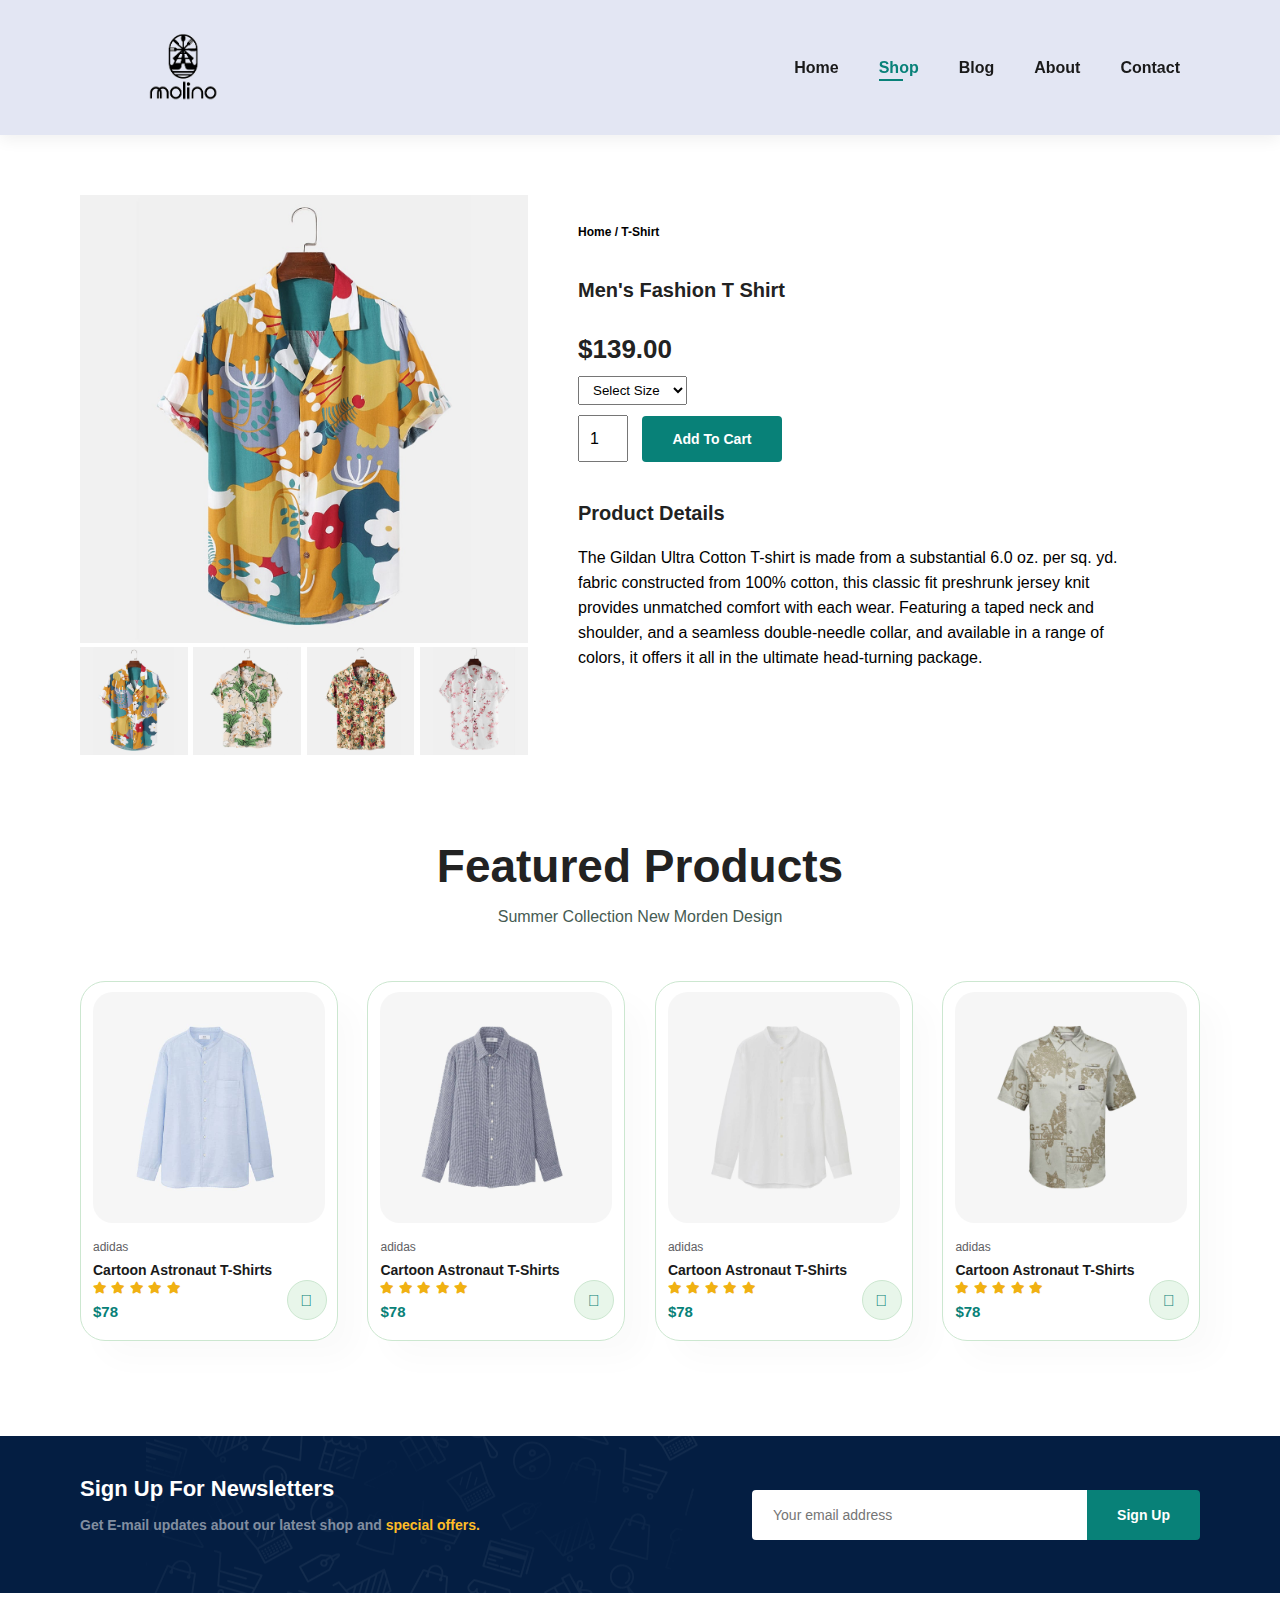
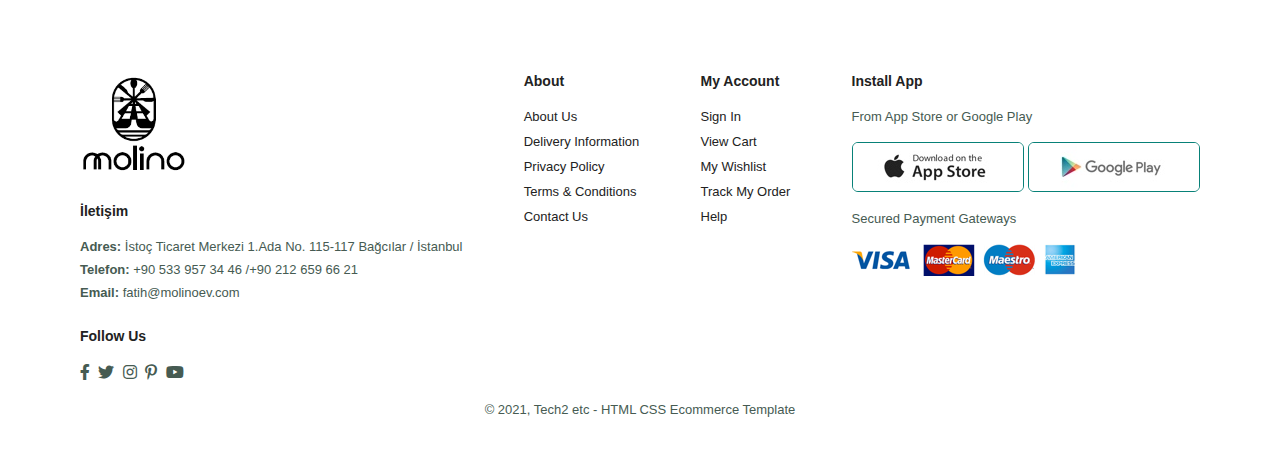
<file: sproduct.html>
<!DOCTYPE html>
<html lang="en">

<head>
    <meta charset="UTF-8">
    <meta http-equiv="X-UA-Compatible" content="IE=edge">
    <meta name="viewport" content="width=device-width, initial-scale=1.0">
    <title>Tech2etc Ecommerce Tutorial</title>
    <link rel="stylesheet" href="https://pro.fontawesome.com/releases/v5.10.0/css/all.css" />

    <link rel="stylesheet" href="style.css">
</head>

<body>

    <section id="header">
        <button><a href="index.html"><img src="img/MolinoLogo_NoBG.png" class="logo" alt="" width="70px" height="70px"></a></button>

        <div>
            <ul id="navbar">
                <li><a href="index.html">Home</a></li>
                <li><a class="active" href="shop.html">Shop</a></li>
                <li><a href="blog.html">Blog</a></li>
                <li><a href="about.html">About</a></li>
                <li><a href="contact.html">Contact</a></li>
                <a href="#" id="close"><i class="far fa-times"></i></a>
            </ul>
        </div>
    </section>

    <section id="prodetails" class="section-p1">
        <div class="single-pro-image">
            <img src="img/products/f1.jpg" width="100%" id="MainImg" alt="">

            <div class="small-img-group">
                <div class="small-img-col">
                    <img src="img/products/f1.jpg" width="100%" class="small-img" alt="">
                </div>
                <div class="small-img-col">
                    <img src="img/products/f2.jpg" width="100%" class="small-img" alt="">
                </div>
                <div class="small-img-col">
                    <img src="img/products/f3.jpg" width="100%" class="small-img" alt="">
                </div>
                <div class="small-img-col">
                    <img src="img/products/f4.jpg" width="100%" class="small-img" alt="">
                </div>
            </div>
        </div>

        <div class="single-pro-details">
            <h6>Home / T-Shirt</h6>
            <h4>Men's Fashion T Shirt</h4>
            <h2>$139.00</h2>
            <select>
              <option>Select Size</option>
              <option>XL</option>
              <option>XXL</option>
              <option>Small</option>
              <option>Large</option>
          </select>
            <input type="number" value="1">
            <button class="normal">Add To Cart</button>
            <h4>Product Details</h4>
            <span>The Gildan Ultra Cotton T-shirt is made from a substantial 6.0 oz. per sq. yd. fabric constructed from 100% cotton, this classic fit preshrunk jersey knit provides unmatched comfort with each wear. Featuring a taped neck and shoulder, and a seamless double-needle collar, and available in a range of colors, it offers it all in the ultimate head-turning package.</span>
        </div>
    </section>

    <section id="product1" class="section-p1">
        <h2>Featured Products </h2>
        <p>Summer Collection New Morden Design</p>
        <div class="pro-container">
            <div class="pro">
                <img src="img/products/n1.jpg" alt="">
                <div class="des">
                    <span>adidas</span>
                    <h5>Cartoon Astronaut T-Shirts</h5>
                    <div class="star">
                        <i class="fas fa-star"></i>
                        <i class="fas fa-star"></i>
                        <i class="fas fa-star"></i>
                        <i class="fas fa-star"></i>
                        <i class="fas fa-star"></i>
                    </div>
                    <h4>$78</h4>
                </div>
                <a href="#"><i class="fal fa-shopping-cart cart"></i></a>
            </div>
            <div class="pro">
                <img src="img/products/n2.jpg" alt="">
                <div class="des">
                    <span>adidas</span>
                    <h5>Cartoon Astronaut T-Shirts</h5>
                    <div class="star">
                        <i class="fas fa-star"></i>
                        <i class="fas fa-star"></i>
                        <i class="fas fa-star"></i>
                        <i class="fas fa-star"></i>
                        <i class="fas fa-star"></i>
                    </div>
                    <h4>$78</h4>
                </div>
                <a href="#"><i class="fal fa-shopping-cart cart"></i></a>
            </div>
            <div class="pro">
                <img src="img/products/n3.jpg" alt="">
                <div class="des">
                    <span>adidas</span>
                    <h5>Cartoon Astronaut T-Shirts</h5>
                    <div class="star">
                        <i class="fas fa-star"></i>
                        <i class="fas fa-star"></i>
                        <i class="fas fa-star"></i>
                        <i class="fas fa-star"></i>
                        <i class="fas fa-star"></i>
                    </div>
                    <h4>$78</h4>
                </div>
                <a href="#"><i class="fal fa-shopping-cart cart"></i></a>
            </div>
            <div class="pro">
                <img src="img/products/n4.jpg" alt="">
                <div class="des">
                    <span>adidas</span>
                    <h5>Cartoon Astronaut T-Shirts</h5>
                    <div class="star">
                        <i class="fas fa-star"></i>
                        <i class="fas fa-star"></i>
                        <i class="fas fa-star"></i>
                        <i class="fas fa-star"></i>
                        <i class="fas fa-star"></i>
                    </div>
                    <h4>$78</h4>
                </div>
                <a href="#"><i class="fal fa-shopping-cart cart"></i></a>
            </div>

        </div>
    </section>

    <section id="newsletter" class="section-p1 section-m1">
        <div class="newstext">
            <h4>Sign Up For Newsletters</h4>
            <p>Get E-mail updates about our latest shop and <span>special offers.</span> </p>
        </div>
        <div class="form">
            <input type="text" placeholder="Your email address">
            <button class="normal">Sign Up</button>
        </div>
    </section>

    <footer class="section-p1">
        <div class="col">
            <img class="logo" src="img/MolinoLogo_NoBG.png" alt="" height="100px">
            <h4>İletişim</h4>
            <p><strong>Adres: </strong> İstoç Ticaret Merkezi 1.Ada No. 115-117 Bağcılar / İstanbul</p>
            <p><strong>Telefon:</strong> +90 533 957 34 46 /+90 212 659 66 21</p>
            <p><strong>Email:</strong> fatih@molinoev.com</p>
            <div class="follow">
                <h4>Follow Us</h4>
                <div class="icon">
                    <i class="fab fa-facebook-f"></i>
                    <i class="fab fa-twitter"></i>
                    <i class="fab fa-instagram"></i>
                    <i class="fab fa-pinterest-p"></i>
                    <i class="fab fa-youtube"></i>
                </div>
            </div>
        </div>

        <div class="col">
            <h4>About</h4>
            <a href="#">About Us</a>
            <a href="#">Delivery Information</a>
            <a href="#">Privacy Policy</a>
            <a href="#">Terms & Conditions</a>
            <a href="#">Contact Us</a>
        </div>

        <div class="col">
            <h4>My Account</h4>
            <a href="#">Sign In</a>
            <a href="#">View Cart</a>
            <a href="#">My Wishlist</a>
            <a href="#">Track My Order</a>
            <a href="#">Help</a>
        </div>

        <div class="col install">
            <h4>Install App</h4>
            <p>From App Store or Google Play</p>
            <div class="row">
                <img src="img/pay/app.jpg" alt="">
                <img src="img/pay/play.jpg" alt="">
            </div>
            <p>Secured Payment Gateways </p>
            <img src="img/pay/pay.png" alt="">
        </div>

        <div class="copyright">
            <p>© 2021, Tech2 etc - HTML CSS Ecommerce Template</p>
        </div>
    </footer>

    <script>
        var MainImg = document.getElementById("MainImg");
        var smallimg = document.getElementsByClassName("small-img");

        smallimg[0].onclick = function() {
            MainImg.src = smallimg[0].src;
        }
        smallimg[1].onclick = function() {
            MainImg.src = smallimg[1].src;
        }
        smallimg[2].onclick = function() {
            MainImg.src = smallimg[2].src;
        }
        smallimg[3].onclick = function() {
            MainImg.src = smallimg[3].src;
        }
    </script>


    <script src="script.js"></script>
</body>

</html>
</file>
<file: style.css>
@media screen and (max-width: 768px) {
    #header {
        flex-direction: column;
        padding: 10px;
    }

    #navbar {
        flex-direction: column;
    }

    #navbar li {
        padding: 5px 0;
    }

    #hero {
        padding: 10px;
        text-align: center;
    }

    #hero h1 {
        font-size: 28px;
    }

    #feature {
        flex-direction: column;
        align-items: center;
    }

    #feature .fe-box {
        width: 95%;
    }

    #product1 .pro-container {
        flex-direction: column;
        align-items: center;
    }

    #product1 .pro {
        width: 95%;
    }

    #banner {
        height: auto;
        text-align: center;
        padding: 10px;
    }

    #sm-banner .banner-box {
        width: 100%;
        height: auto;
        margin-bottom: 10px;
    }

    #newsletter .form {
        width: 100%;
        flex-direction: column;
    }

    #newsletter input {
        width: 100%;
        margin-bottom: 5px;
    }

    #newsletter button {
        width: 100%;
    }

    #contact-details {
        flex-direction: column;
    }

    #contact-details .details,
    #contact-details .map {
        width: 100%;
        margin-bottom: 10px;
    }

    #form-details {
        flex-direction: column;
        padding: 10px;
    }

    #form-details form {
        width: 100%;
    }

    #form-details .people div {
        flex-direction: column;
        align-items: center;
    }
    .kolon-image {
        width: 100%;
        height: auto;
    }
    
    /* Mobil görünümde farklı resim göster */
    @media (max-width: 768px) {
        .kolon-image {
            content: url('img/siyahyazı.png'); /* Mobilde farklı resim */
        }
    }

}

@import url('https://fonts.googleapis.com/css2?family=Spartan:wght@100;200;300;400;500;600;700;800;900&display=swap');
* {
    margin: 0;
    padding: 0;
    box-sizing: border-box;
    font-family: 'Spartan', sans-serif;
}

html {
    scroll-behavior: smooth;
}

h1 {
    font-size: 50px;
    line-height: 64px;
    color: #222;
}

h2 {
    font-size: 46px;
    line-height: 54px;
    color: #222;
}

h4 {
    font-size: 20px;
    color: #222;
}

h6 {
    font-weight: 700;
    font-size: 12px;
}

p {
    font-size: 16px;
    color: #465b52;
    margin: 15px 0 20px 0;
}

button.normal {
    font-size: 14px;
    font-weight: 600;
    padding: 15px 30px;
    color: #000;
    background-color: #fff;
    border-radius: 4px;
    cursor: pointer;
    border: none;
    outline: none;
    transition: 0.2s;
}

#hero p{
    color: white;
}

button {
    background: transparent;
    padding: 11px 18px;
    font-size: 13px;
    font-weight: 600;
    outline: none;
    cursor: pointer;
    transition: 0.2 ease;
    border: 0;
}

.section-p1 {
    padding: 40px 80px;
}

.section-m1 {
    margin: 40px 0;
}

body {
    width: 100%;
}

#header {
    display: flex;
    align-items: center;
    justify-content: space-between;
    padding: 20px 80px;
    background: #E3E6F3;
    position: sticky;
    top: 0;
    left: 0;
    padding-left: 130px;
    z-index: 999;
    box-shadow: 0 5px 15px rgba(0, 0, 0, 0.06);
}


#navbar {
    display: flex;
    align-items: center;
    justify-content: center;
}

#navbar li {
    list-style: none;
    padding: 0 20px;
    position: relative;
}

#navbar li a {
    text-decoration: none;
    font-size: 16px;
    font-weight: 600;
    color: #1a1a1a;
    transition: 0.3s ease;
}

#navbar li a:hover,
#navbar li a.active {
    color: #088178;
}

#navbar li a.active::after,
#navbar li a:hover::after {
    content: "";
    width: 30%;
    height: 2px;
    background: #088178;
    position: absolute;
    bottom: -4px;
    left: 20px;
}

#navbar li a i {
    font-weight: 500;
    font-size: 20px;
}

#mobile {
    display: none;
    align-items: center;
}

#close {
    display: none;
}

#hero {
    display: flex;
    flex-direction: column;
    align-items: flex-start;
    justify-content: center;
    padding: 0 80px;
    background-color: #000;
    width: 100%;
    height: 90vh;
    background-size: cover;
    background-position: top 25% right 0;
}

.container {
    display: flex;
}
.kolon1{
    flex: 1;
    flex-grow: 1;
    padding-top: 60px;
}
.kolon2{
    margin-left: 40px;
}

#hero a{
    text-decoration: none;
    color: white;
}

#hero h4 {
    padding-bottom: 15px;
    color: white;
}
#hero h2{
    color: white;
}

#hero h1 {
    color: #088178;
}

#hero button {
    background-image: url("img/button.png");
    background-color: transparent;
    color: #088178;
    border: 0;
    padding: 14px 80px 14px 65px;
    background-repeat: no-repeat;
    cursor: pointer;
    font-weight: 700;
    font-size: 15px;
}

#feature {
    display: flex;
    align-items: center;
    justify-content: space-between;
    flex-wrap: wrap;
}

#feature .fe-box button{
    border: 0;
}

#feature .fe-box {
    width: 180px;
    text-align: center;
    padding: 25px 15px;
    border-radius: 4px;
    border: 1px solid #cce7d0;
    box-shadow: 20px 20px 34px rgba(0, 0, 0, .03);
    transition: 0.3s ease;
    margin: 15px 0;
}

#feature .fe-box:hover {
    box-shadow: 10px 10px 54px rgba(70, 62, 221, 0.1);
}

#feature .fe-box img {
    width: 100%;
    margin-bottom: 10px;
}

#feature .fe-box h6 {
    display: inline-block;
    padding: 9px 8px 6px 8px;
    line-height: 1;
    border-radius: 4px;
    color: #088178;
    background-color: #fddde4;
}

#feature .fe-box:nth-child(2) h6 {
    background-color: #cdebbc;
}

#feature .fe-box:nth-child(3) h6 {
    background-color: #d1e8f2;
}

#feature .fe-box:nth-child(4) h6 {
    background-color: #cdd4f8;
}

#feature .fe-box:nth-child(5) h6 {
    background-color: #f6dbf6;
}

#feature .fe-box:nth-child(6) h6 {
    background-color: #fff2e5;
}

#product1 {
    text-align: center;
}

#product1 .pro-container {
    display: flex;
    flex-wrap: wrap;
    justify-content: space-between;
    padding-top: 20px;
}

#product1 .pro {
    width: 23%;
    min-width: 250px;
    padding: 10px 12px;
    border: 1px solid #cce7d0;
    border-radius: 25px;
    transition: .2s;
    position: relative;
    cursor: pointer;
    box-shadow: 20px 20px 30px rgba(0, 0, 0, 0.02);
    margin: 15px 0;
}

#product1 .pro:hover {
    box-shadow: 20px 20px 30px rgba(0, 0, 0, 0.06);
}

#product1 .pro img {
    width: 100%;
    border-radius: 20px;
}

#product1 .pro .des {
    text-align: start;
    padding: 10px 0;
}

#product1 .pro .des span {
    color: #606063;
    font-size: 12px;
}

#product1 .pro .des h5 {
    padding-top: 7px;
    color: #1a1a1a;
    font-size: 14px;
    transition: 0.2s;
}

#product1 .pro:hover .des h5 {
    color: #088178;
}

#product1 .pro .des i {
    color: rgb(240, 177, 18);
    font-size: 12px;
}

#product1 .pro .des h4 {
    padding-top: 7px;
    font-size: 15px;
    font-weight: 700;
    color: #088178;
}

#product1 .pro .cart {
    width: 40px;
    height: 40px;
    line-height: 40px;
    border-radius: 50px;
    background-color: #e8f6ea;
    font-weight: 500;
    color: #088178;
    border: 1px solid #cce7d0;
    transition: 0.2s;
    position: absolute;
    bottom: 20px;
    right: 10px;
}

#product1 .pro .cart:hover {
    color: #fff;
    background: #088178;
    font-weight: 400;
}

#banner {
    background-image: url("img/banner/b2.jpg");
    width: 100%;
    height: 40vh;
    background-size: cover;
    background-position: center;
    display: flex;
    flex-direction: column;
    align-items: center;
    justify-content: center;
    text-align: center;
}

#banner h4 {
    color: #fff;
    font-size: 16px;
}

#banner h2 {
    color: #fff;
    font-size: 30px;
    padding: 10px 0;
}

#banner h2 span {
    color: #ef3636;
}

#banner button:hover {
    background: #088178;
    color: #fff;
}

#sm-banner {
    display: flex;
    justify-content: space-between;
    flex-wrap: wrap;
}

#sm-banner .banner-box {
    background-image: url("img/banner/b17.jpg");
    min-width: 580px;
    height: 50vh;
    background-size: cover;
    background-position: center;
    display: flex;
    flex-direction: column;
    justify-content: center;
    align-items: flex-start;
    padding: 30px;
}

#sm-banner .banner-box2 {
    background-image: url("img/banner/b10.jpg");
}

#sm-banner h4 {
    color: #fff;
    font-size: 20px;
    font-weight: 300;
}

#sm-banner h2 {
    color: #fff;
    font-size: 28px;
    font-weight: 800;
}

#sm-banner span {
    color: #fff;
    font-size: 14px;
    font-weight: 500;
    padding-bottom: 15px;
}

#sm-banner .banner-box:hover button,
#sm-banner .banner-box2:hover button {
    background: #088178;
    border: 1px solid #088178;
    transition: 0.2s ease;
}

#banner3 {
    display: flex;
    justify-content: space-between;
    flex-wrap: wrap;
    padding: 0 80px;
}

#banner3 .banner-box {
    background-image: url("img/banner/b7.jpg");
    min-width: 30%;
    height: 30vh;
    background-size: cover;
    background-position: center;
    display: flex;
    flex-direction: column;
    justify-content: center;
    align-items: flex-start;
    padding: 20px;
    margin-bottom: 20px;
}

#banner3 .banner-box2 {
    background-image: url("img/banner/b4.jpg");
}

#banner3 .banner-box3 {
    background-image: url("img/banner/b18.jpg");
}

#banner3 h2 {
    color: #fff;
    font-weight: 900;
    font-size: 22px;
}

#banner3 h3 {
    font-size: 15px;
    font-weight: 800;
    color: #ec544e;
}

#newsletter {
    background-image: url("img/banner/b14.png");
    background-repeat: no-repeat;
    background-position: 20% 30%;
    background-color: #041e42;
    display: flex;
    align-items: center;
    justify-content: space-between;
    flex-wrap: wrap;
}

#newsletter h4 {
    font-size: 22px;
    font-weight: 700;
    color: #fff;
}

#newsletter p {
    font-size: 14px;
    font-weight: 600;
    color: #818ea0;
}

#newsletter p span {
    color: #ffbd27;
}

#newsletter input {
    height: 3.125rem;
    padding: 0 1.25rem;
    font-size: 14px;
    width: 100%;
    border: 1px solid transparent;
    border-radius: 4px;
    border-top-right-radius: 0px;
    border-bottom-right-radius: 0px;
    outline: none;
}

#newsletter .form {
    display: flex;
    width: 40%;
}

#newsletter button {
    background-color: #088178;
    color: #fff;
    white-space: nowrap;
    border-top-left-radius: 0px;
    border-bottom-left-radius: 0px;
}

footer {
    display: flex;
    flex-wrap: wrap;
    justify-content: space-between;
}

footer .logo {
    margin-bottom: 30px;
}

footer .follow {
    margin-top: 20px;
}

footer .follow i {
    color: #465b52;
    padding-right: 4px;
    cursor: pointer;
}

footer h4 {
    font-size: 14px;
    padding-bottom: 20px;
}

footer p {
    font-size: 13px;
    margin: 0 0 8px 0;
}

footer .col {
    display: flex;
    flex-direction: column;
    align-items: flex-start;
    margin-bottom: 20px;
}

footer a {
    font-size: 13px;
    text-decoration: none;
    margin-bottom: 10px;
    color: #222;
}

footer .install .row img {
    border: 1px solid #088178;
    border-radius: 6px;
}

footer .install img {
    margin: 10px 0 15px 0;
}

footer .copyright {
    width: 100%;
    text-align: center;
}

footer .follow i:hover,
footer a:hover {
    color: #088178;
}


/* Shop Page */

#page-header {
    height: 40vh;
    display: flex;
    flex-direction: column;
    justify-content: center;
    text-align: center;
    background-image: url("img/banner/b1.jpg");
    background-size: cover;
    padding: 14px;
}

#page-header h2,
#page-header p {
    color: #fff;
}

#pagination {
    text-align: center;
}

#pagination a {
    text-decoration: none;
    background: #088178;
    padding: 15px 20px;
    border-radius: 4px;
    color: #fff;
    font-weight: 600;
}

#pagination a i {
    font-size: 16px;
    font-weight: 600;
}


/* Single Product */

#prodetails {
    display: flex;
    margin-top: 20px;
}

#prodetails .single-pro-image {
    width: 40%;
    margin-right: 50px;
}

.small-img-group {
    display: flex;
    justify-content: space-between;
}

.small-img-col {
    flex-basis: 24%;
    cursor: pointer;
}

#prodetails .single-pro-details {
    width: 50%;
    padding-top: 30px;
}

#prodetails .single-pro-details h4 {
    padding: 40px 0 20px 0;
}

#prodetails .single-pro-details h2 {
    font-size: 26px;
}

#prodetails .single-pro-details select {
    display: block;
    padding: 5px 10px;
    margin-bottom: 10px;
}

#prodetails .single-pro-details input {
    width: 50px;
    height: 47px;
    padding-left: 10px;
    font-size: 16px;
    margin-right: 10px;
}

#prodetails .single-pro-details input:focus {
    outline: none;
}

#prodetails .single-pro-details button {
    background: #088178;
    color: #fff;
}

#prodetails .single-pro-details span {
    line-height: 25px;
}


/* Blog Page */

#blog {
    padding: 150px 150px 0 150px;
}

#page-header.blog-header {
    background-image: url("img/banner/b19.jpg");
}

#blog .blog-box {
    width: 100%;
    display: flex;
    flex-direction: row;
    align-items: center;
    position: relative;
    padding-bottom: 90px;
}

#blog .blog-img {
    width: 50%;
    margin-right: 40px;
}

#blog img {
    width: 100%;
    height: 300px;
    object-fit: cover;
}

#blog .blog-details {
    width: 50%;
}

#blog .blog-details a {
    text-decoration: none;
    font-size: 11px;
    color: #000;
    font-weight: 700;
    position: relative;
    transition: 0.3s;
}

#blog .blog-details a::after {
    content: "";
    width: 50px;
    height: 1px;
    background-color: #000;
    top: 4px;
    right: -60px;
    position: absolute;
}

#blog .blog-details a:hover {
    color: #088178;
}

#blog .blog-details a:hover::after {
    background-color: #088178;
}

#blog .blog-box h1 {
    position: absolute;
    font-weight: 700;
    font-size: 70px;
    color: #c9cbce;
    top: -40px;
    left: 0;
    z-index: -9;
}


/* About Page */

#page-header.about-header {
    background-image: url("img/about/banner.png");
}

#about-head {
    display: flex;
    align-items: center;
}

#about-head img {
    width: 50%;
    height: auto;
}

#about-head div {
    padding-left: 40px;
}

#about-app {
    display: flex;
    flex-direction: column;
    justify-content: center;
    text-align: center;
    align-items: center;
}

#about-app .video {
    width: 70%;
    height: 100%;
    margin-top: 30px;
}

#about-app .video video {
    width: 100%;
    height: 100%;
    border-radius: 20px;
}


/* Contact Page */

#contact-details {
    display: flex;
    align-items: center;
    justify-content: space-between;
}

#contact-details .details {
    width: 40%;
    display: flex;
    flex-direction: column;
    align-items: flex-start;
}

#contact-details .details span,
#form-details span {
    font-size: 12px;
}

#contact-details .details h2,
#form-details h2 {
    font-size: 26px;
    line-height: 35px;
    padding: 20px 0;
}

#contact-details .details h3 {
    font-size: 16px;
    padding-bottom: 15px;
}

#contact-details .details li {
    list-style: none;
    display: flex;
    padding: 10px 0;
}

#contact-details .details li i {
    font-size: 14px;
    padding-right: 22px;
}

#contact-details .details li p {
    margin: 0;
    font-size: 14px;
}

#contact-details .map {
    width: 55%;
    height: 400px;
}

#contact-details .map iframe {
    width: 100%;
    height: 100%;
}

#form-details {
    display: flex;
    justify-content: space-between;
    margin: 30px;
    padding: 80px;
    border: 1px solid #e1e1e1;
}

#form-details form {
    width: 65%;
    display: flex;
    flex-direction: column;
    align-items: flex-start;
}

#form-details form input,
#form-details form textarea {
    width: 100%;
    padding: 12px 15px;
    outline: none;
    margin-bottom: 20px;
    border: 1px solid #e1e1e1;
}

#form-details form button {
    background-color: #088178;
    color: #fff;
}

#form-details .people div {
    display: flex;
    align-items: flex-start;
    padding-bottom: 25px;
}

#form-details .people img {
    width: 65px;
    height: 65px;
    object-fit: cover;
    margin-right: 15px;
}

#form-details .people p {
    margin: 0;
    font-size: 13px;
    line-height: 25px;
}

#form-details .people p span {
    display: block;
    font-size: 16px;
    font-weight: 600;
    color: #000;
}
</file>
